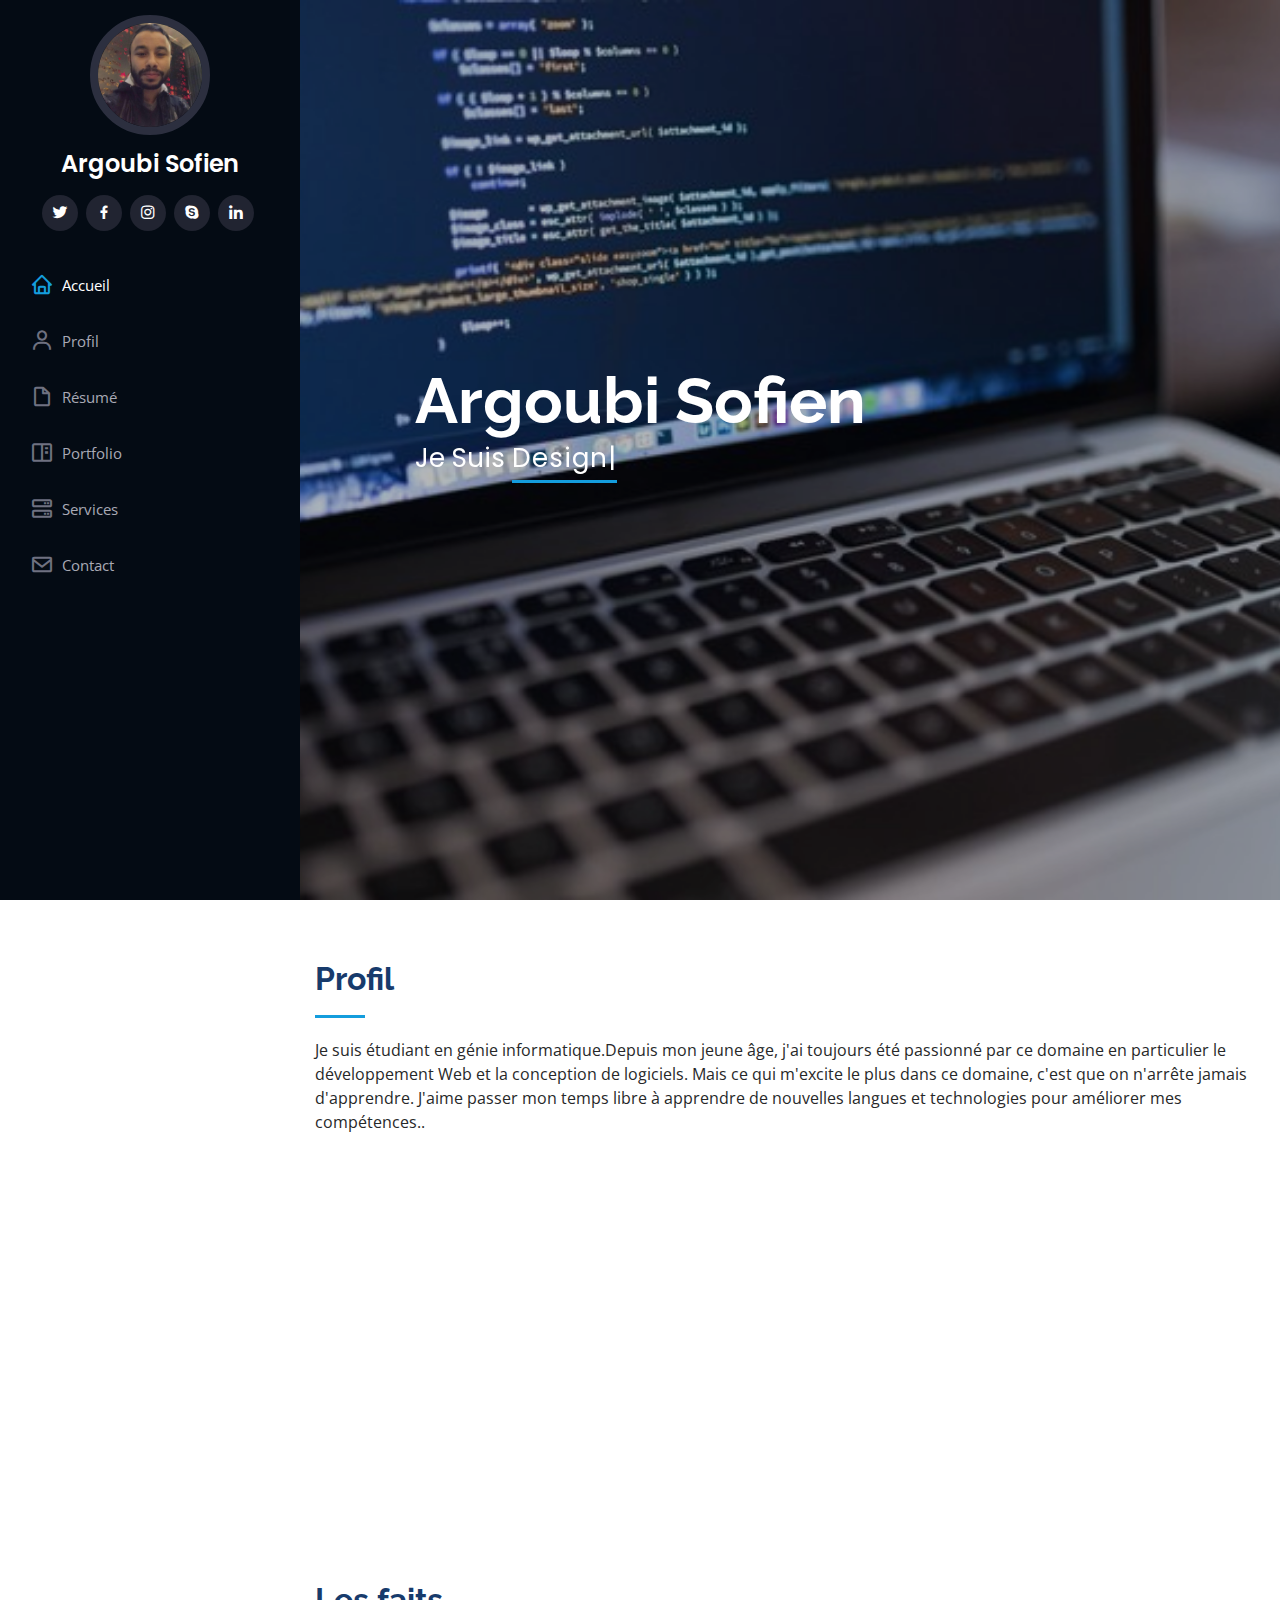
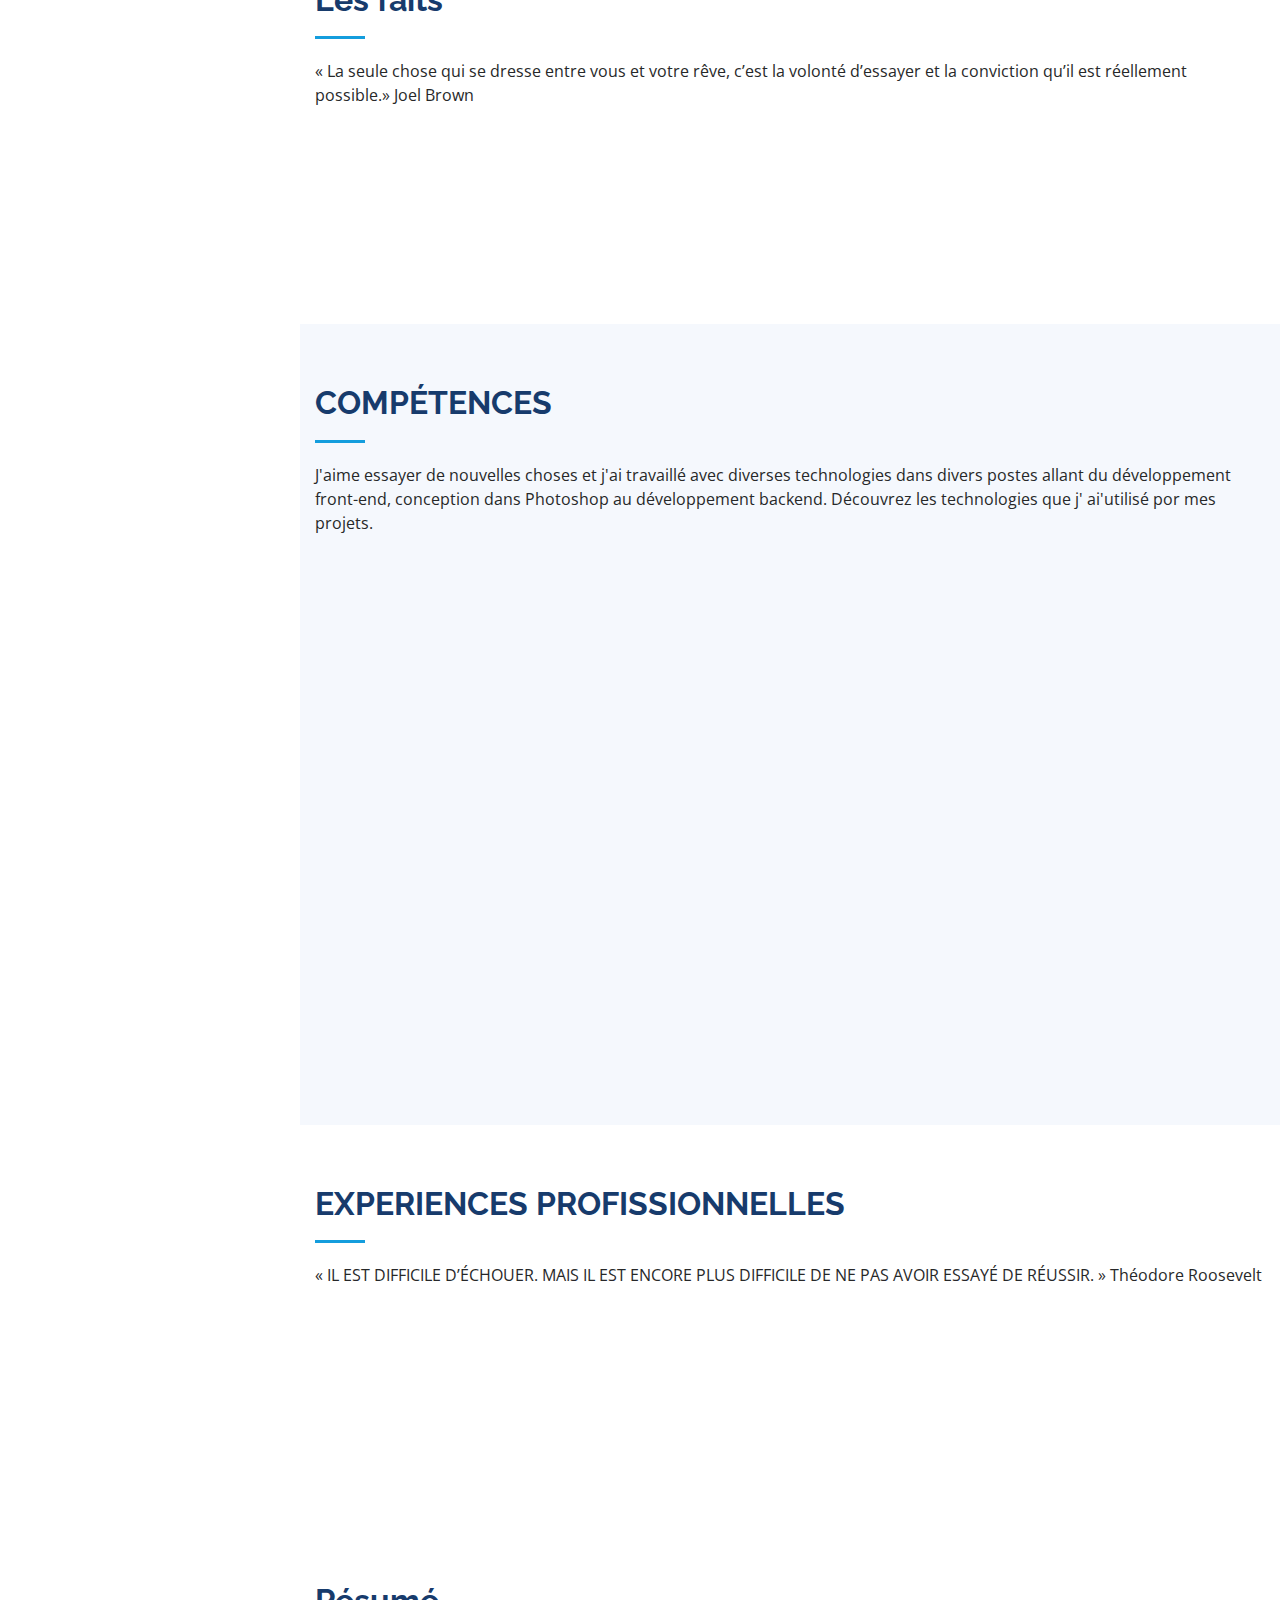
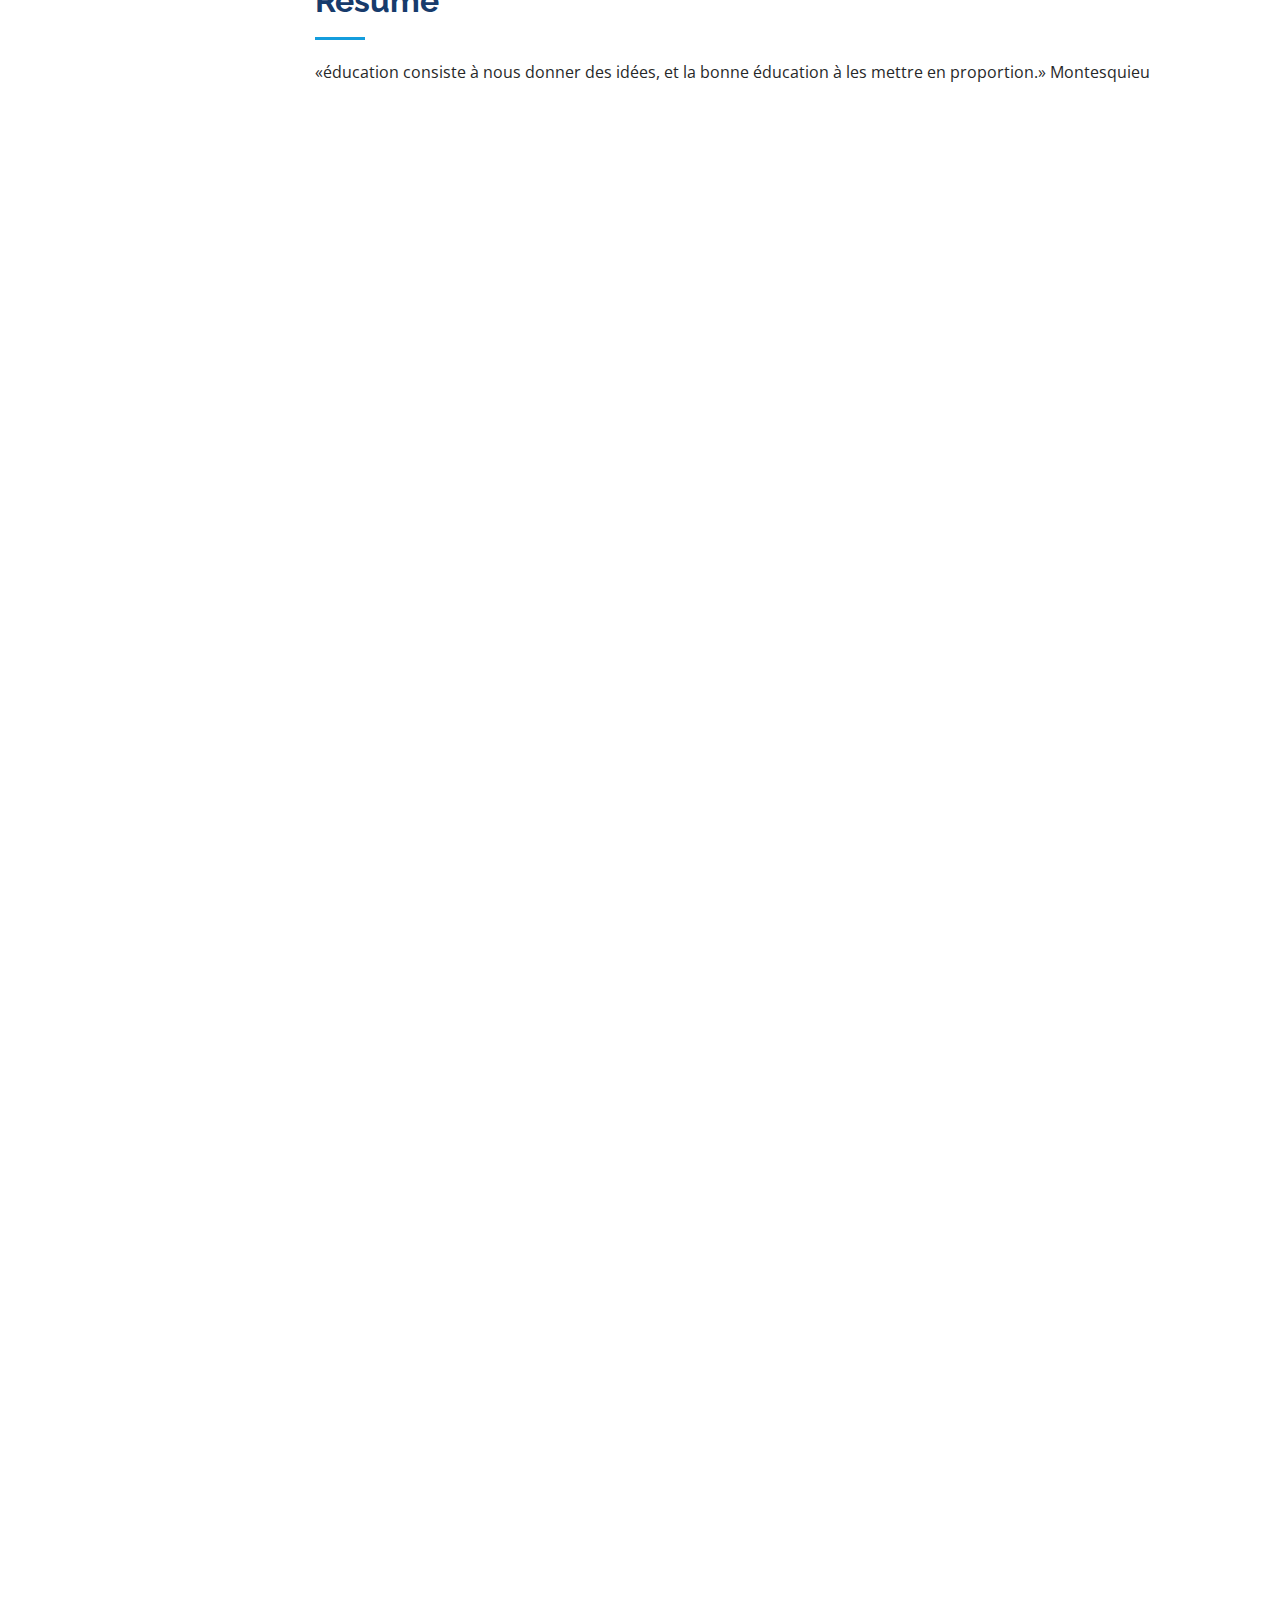
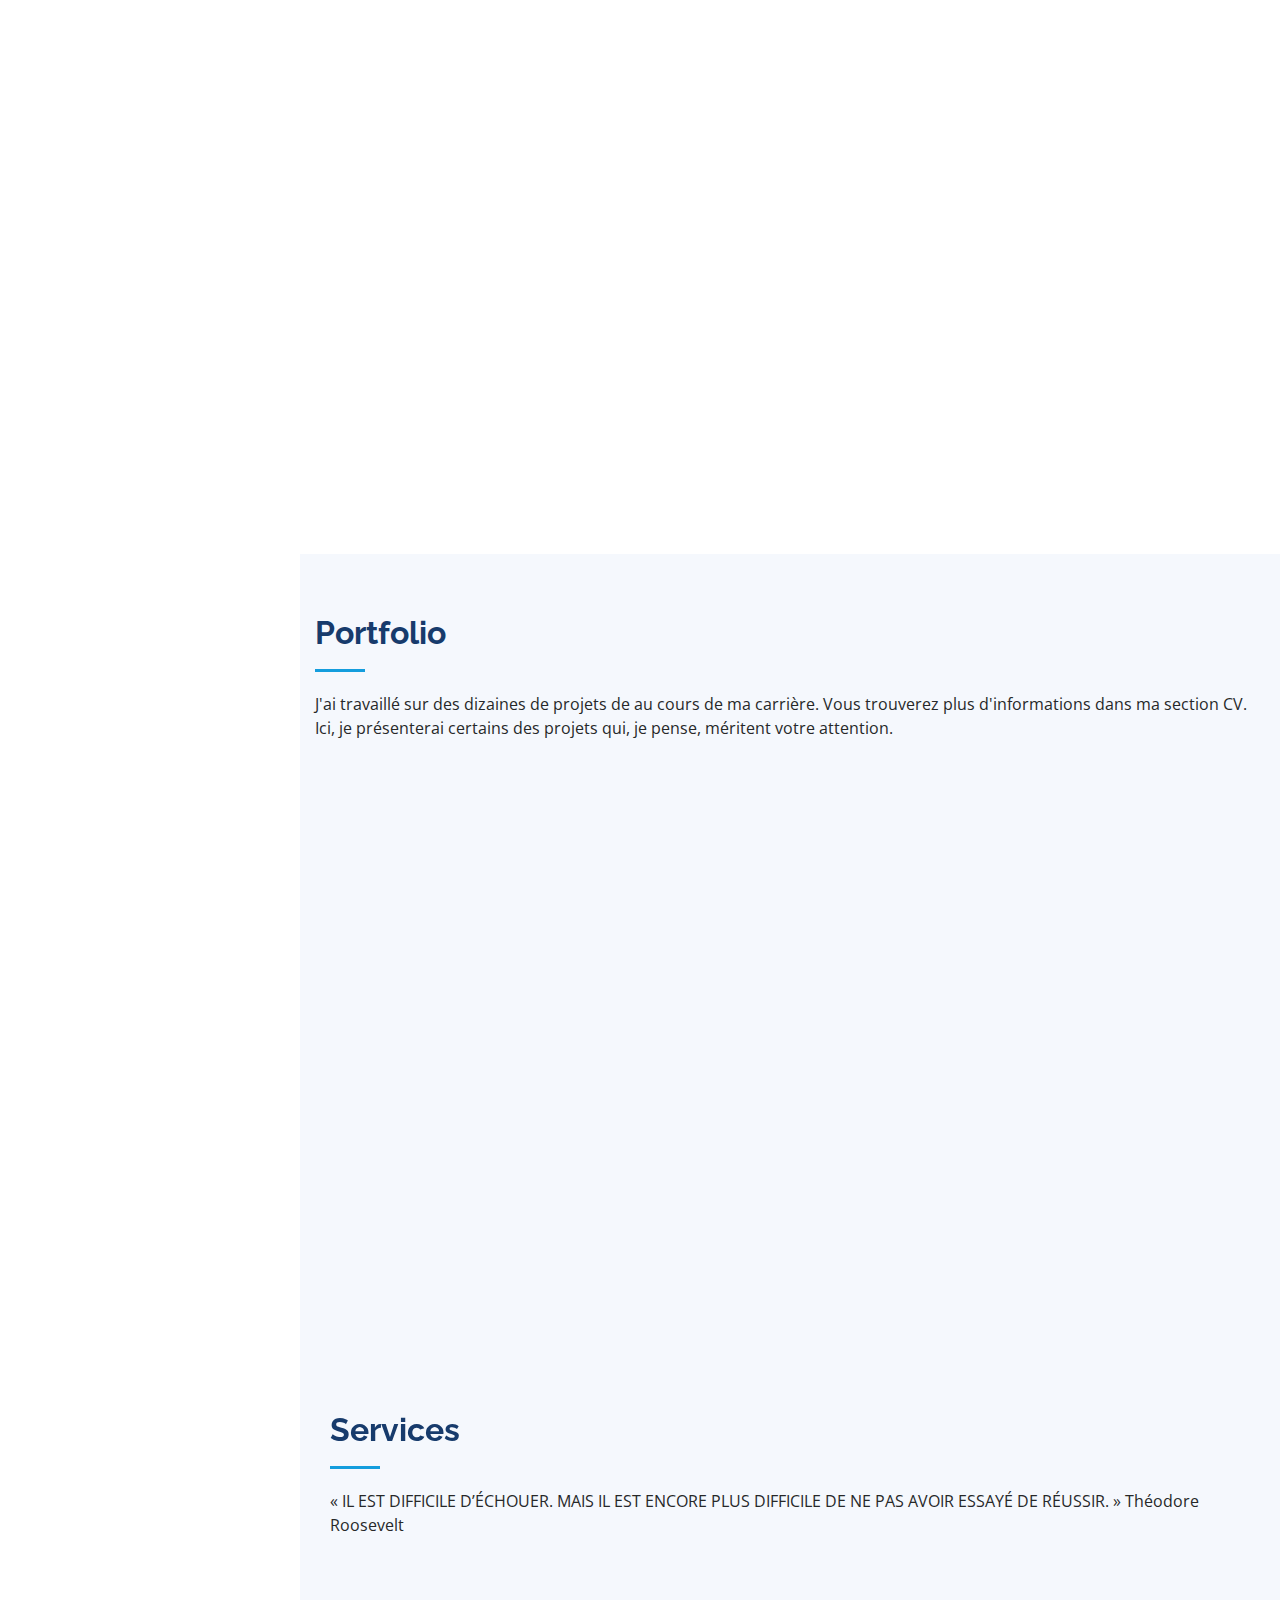
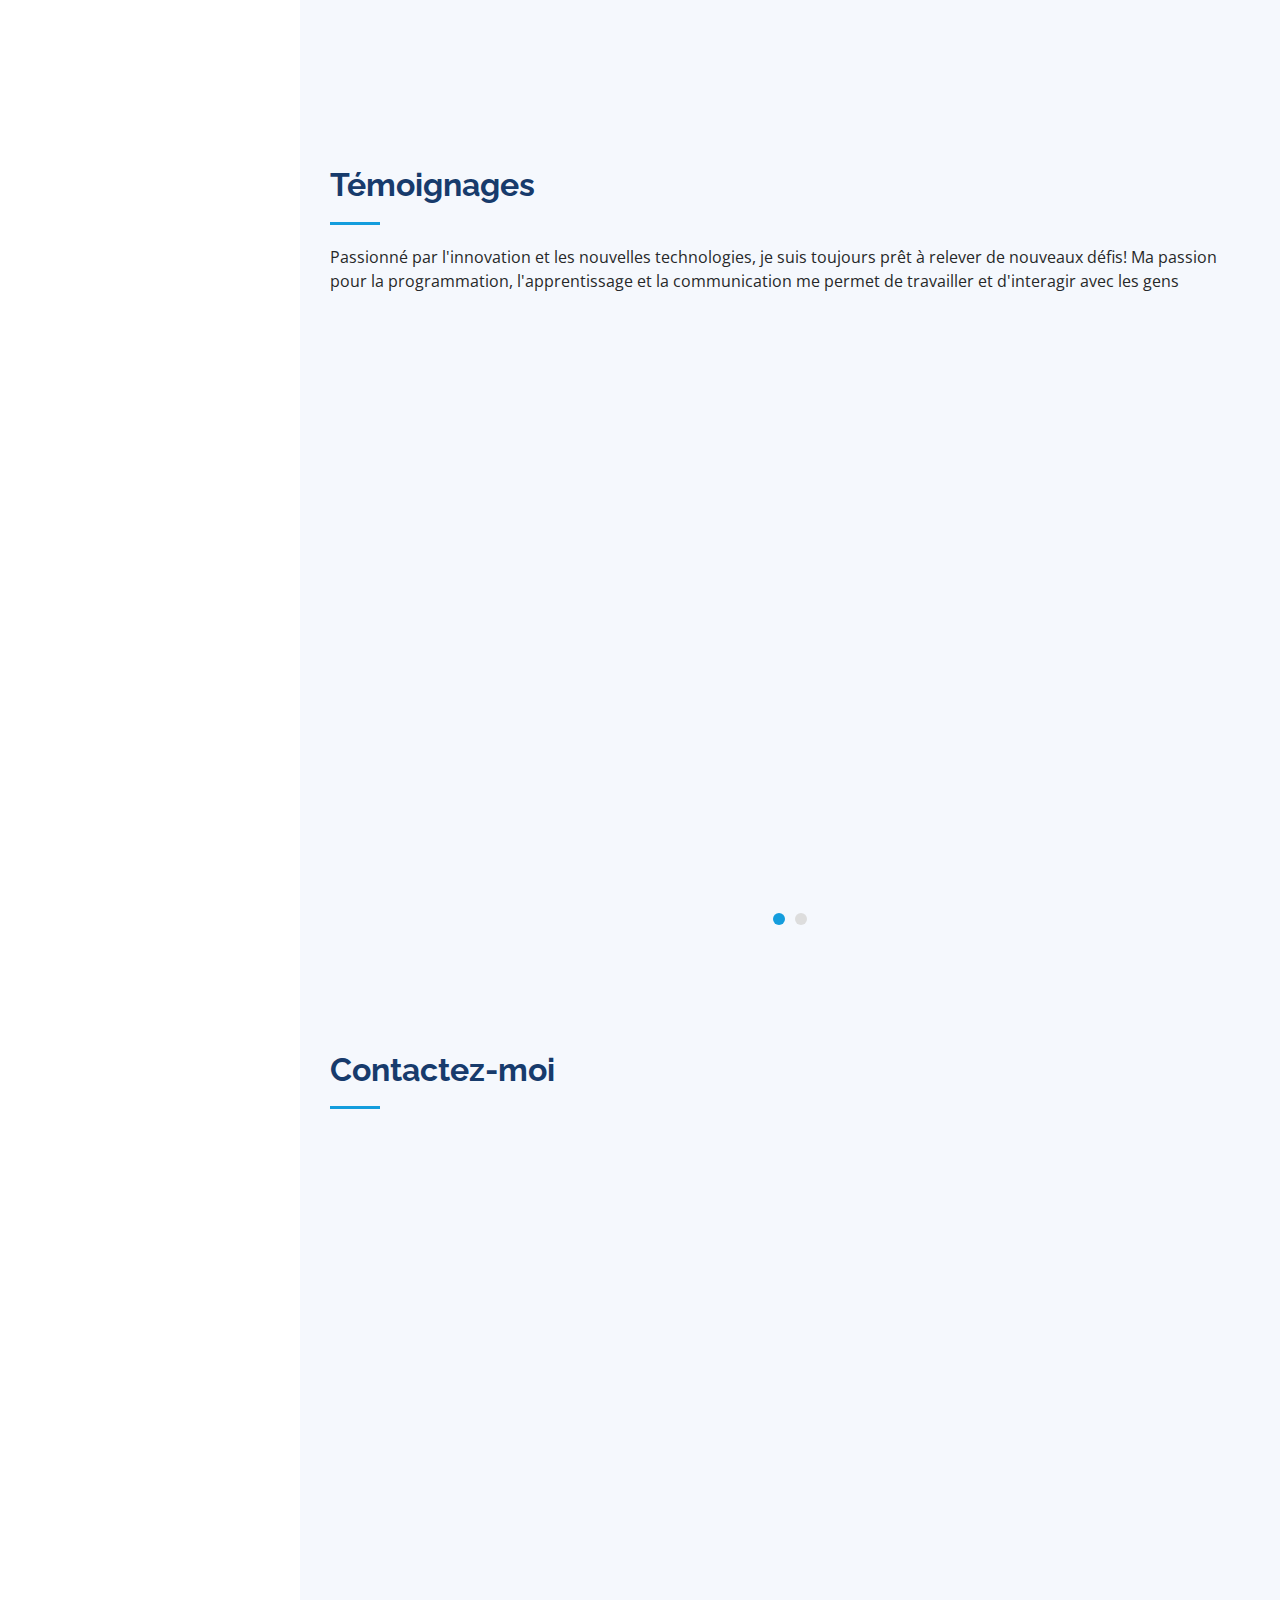
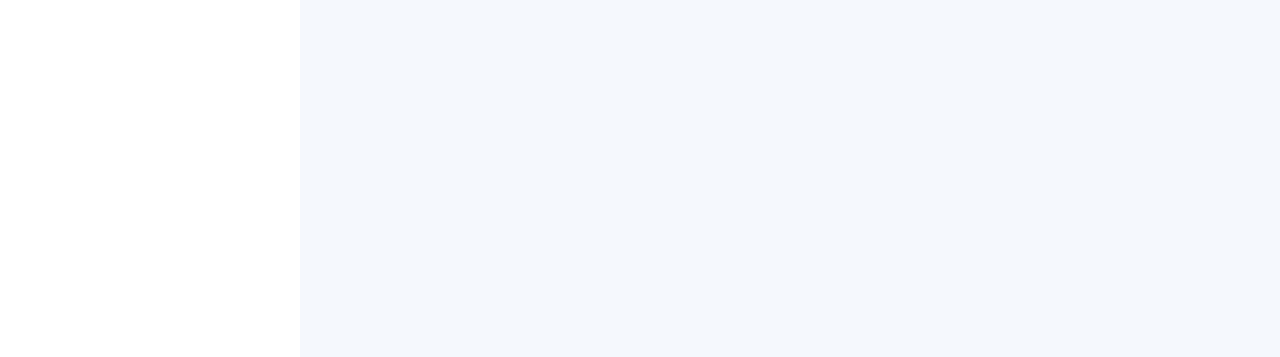
<file: index.html>
<!DOCTYPE html>
<html lang="en">

<head>
  <meta charset="utf-8">
  <meta content="width=device-width, initial-scale=1.0" name="viewport">

  <title>Argoubi Sofien - Accueil</title>
  <meta content="" name="description">
  <meta content="" name="keywords">

  <!-- Favicons -->
  <link href="assets/img/favicon.png" rel="icon">
  <link href="assets/img/apple-touch-icon.png" rel="apple-touch-icon">

  <!-- Google Fonts -->
  <link href="https://fonts.googleapis.com/css?family=Open+Sans:300,300i,400,400i,600,600i,700,700i|Raleway:300,300i,400,400i,500,500i,600,600i,700,700i|Poppins:300,300i,400,400i,500,500i,600,600i,700,700i" rel="stylesheet">

  <!-- Vendor CSS Files -->
  <link href="assets/vendor/bootstrap/css/bootstrap.min.css" rel="stylesheet">
  <link href="assets/vendor/icofont/icofont.min.css" rel="stylesheet">
  <link href="assets/vendor/boxicons/css/boxicons.min.css" rel="stylesheet">
  <link href="assets/vendor/venobox/venobox.css" rel="stylesheet">
  <link href="assets/vendor/owl.carousel/assets/owl.carousel.min.css" rel="stylesheet">
  <link href="assets/vendor/aos/aos.css" rel="stylesheet">

  <!-- Template Main CSS File -->
  <link href="assets/css/style.css" rel="stylesheet">

  <!-- =======================================================
  * Template Name: iPortfolio - v1.4.1
  * Template URL: https://bootstrapmade.com/iportfolio-bootstrap-portfolio-websites-template/
  * Author: BootstrapMade.com
  * License: https://bootstrapmade.com/license/
  ======================================================== -->
</head>

<body>

  <!-- ======= Mobile nav toggle button ======= -->
  <button type="button" class="mobile-nav-toggle d-xl-none"><i class="icofont-navigation-menu"></i></button>

  <!-- ======= Header ======= -->
  <header id="header">
    <div class="d-flex flex-column">

      <div class="profile">
        <img src="assets/img/profile-img.jpg" alt="" class="img-fluid rounded-circle">
        <h1 class="text-light"><a href="index.html">Argoubi Sofien</a></h1>
        <div class="social-links mt-3 text-center">
          <a href="#" class="twitter"><i class="bx bxl-twitter"></i></a>
          <a href="https://www.facebook.com/neifos.argoubi" class="facebook"><i class="bx bxl-facebook"></i></a>
          <a href="#" class="instagram"><i class="bx bxl-instagram"></i></a>
          <a href="#" class="google-plus"><i class="bx bxl-skype"></i></a>
          <a href="https://www.linkedin.com/in/sofien-argoubi-b7154b184/" class="linkedin"><i class="bx bxl-linkedin"></i></a>
        </div>
      </div>

      <nav class="nav-menu">
        <ul>
          <li class="active"><a href="index.html"><i class="bx bx-home"></i> <span>Accueil</span></a></li>
          <li><a href="#about"><i class="bx bx-user"></i> <span>Profil</span></a></li>
          <li><a href="#resume"><i class="bx bx-file-blank"></i> <span>Résumé</span></a></li>
          <li><a href="#portfolio"><i class="bx bx-book-content"></i> Portfolio</a></li>
          <li><a href="#services"><i class="bx bx-server"></i>Services</a></li>
          <li><a href="#contact"><i class="bx bx-envelope"></i> Contact</a></li>

        </ul>
      </nav><!-- .nav-menu -->
      <button type="button" class="mobile-nav-toggle d-xl-none"><i class="icofont-navigation-menu"></i></button>

    </div>
  </header><!-- End Header -->

  <!-- ======= Hero Section ======= -->
  <section id="hero" class="d-flex flex-column justify-content-center align-items-center">
    <div class="hero-container" data-aos="fade-in">
      <h1>Argoubi Sofien</h1>
      <p>Je Suis <span class="typed" data-typed-items="Designer, Développeur, Freelancer"></span></p>
    </div>
  </section><!-- End Hero -->

  <main id="main">

    <!-- ======= About Section ======= -->
    <section id="about" class="about">
      <div class="container">

        <div class="section-title">
          <h2>Profil</h2>
          <p>Je suis étudiant en génie informatique.Depuis mon jeune âge, j'ai toujours été
            passionné par ce domaine en particulier le développement Web et la
            conception de logiciels. Mais ce qui m'excite le plus dans ce domaine, c'est
            que on n'arrête jamais d'apprendre. J'aime passer mon temps libre à
            apprendre de nouvelles langues et technologies pour améliorer mes
            compétences..</p>
        </div>

        <div class="row">
          <div class="col-lg-4" data-aos="fade-right">
            <img src="assets/img/profile-img.jpg" class="img-fluid" alt="">
          </div>
          <div class="col-lg-8 pt-4 pt-lg-0 content" data-aos="fade-left">
            <h3>UI/UX Designer &amp; Développeur web.</h3>
<p></p>
            <br>
            <br>

            <div class="row">
              <div class="col-lg-6">
                <ul>
                  <li><i class="icofont-rounded-right"></i> <strong>Date de Naissance:</strong> 25 Fév 1996</li>
                  <li><i class="icofont-rounded-right"></i> <strong>Site web:</strong> www.Argoubi-Sofien.com</li>
                  <li><i class="icofont-rounded-right"></i> <strong>Téléphone :</strong> +216 53 925 295</li>
                  <li><i class="icofont-rounded-right"></i> <strong>Ville:</strong> Ariena, Tunis</li>
                </ul>
              </div>
              <div class="col-lg-6">
                <ul>
                  <li><i class="icofont-rounded-right"></i> <strong>Age:</strong> 24</li>
                  <li><i class="icofont-rounded-right"></i> <strong>Diplôme:</strong> Ingénieur</li>
                  <li><i class="icofont-rounded-right"></i> <strong>Email:</strong> sofien.argoubi@esprit.tn</li>
                  <li><i class="icofont-rounded-right"></i> <strong>Freelance:</strong> Disponible</li>
                </ul>
              </div>
<p> « Le succès n’est pas la clé du bonheur. Le bonheur est la clé du succès. Si vous aimez ce que vous faites, vous réussirez.  » Albert Schweitzer</p>
            </div>
          </div>
        </div>
      
      </div>
    </section><!-- End About Section -->

    <!-- ======= Facts Section ======= -->
    <section id="facts" class="facts">
      <div class="container">

        <div class="section-title">
          <h2>Les faits</h2>
          <p>« La seule chose qui se dresse entre vous et votre rêve, c’est la volonté d’essayer et la conviction qu’il est réellement possible.» Joel Brown</p>
        </div>

        <div class="row no-gutters">

          <div class="col-lg-3 col-md-6 d-md-flex align-items-md-stretch" data-aos="fade-up">
            <div class="count-box">
              <i class="icofont-simple-smile"></i>
              <span data-toggle="counter-up">1</span>
              <p><strong>
                Clients satisfaits</strong></p>
            </div>
          </div>

          <div class="col-lg-3 col-md-6 d-md-flex align-items-md-stretch" data-aos="fade-up" data-aos-delay="100">
            <div class="count-box">
              <i class="icofont-document-folder"></i>
              <span data-toggle="counter-up">5</span>
              <p><strong>
                Projets</strong> </p>
            </div>
          </div>

          <div class="col-lg-3 col-md-6 d-md-flex align-items-md-stretch" data-aos="fade-up" data-aos-delay="200">
            <div class="count-box">
              <i class="icofont-live-support"></i>
              <span data-toggle="counter-up">463</span>
              <p><strong>
                Heures d'assistance</strong> </p>
            </div>
          </div>

          <div class="col-lg-3 col-md-6 d-md-flex align-items-md-stretch" data-aos="fade-up" data-aos-delay="300">
            <div class="count-box">
              <i class="icofont-users-alt-5"></i>
              <span data-toggle="counter-up">3</span>
              <p><strong>Hard Workers</strong> </p>
            </div>
          </div>

        </div>

      </div>
    </section><!-- End Facts Section -->

    <!-- ======= Skills Section ======= -->
    <section id="skills" class="skills section-bg">
      <div class="container">

        <div class="section-title">
          <h2>COMPÉTENCES</h2>
          <p>J'aime essayer de nouvelles choses et j'ai travaillé avec diverses technologies dans divers postes allant du développement front-end, conception dans Photoshop au développement backend.
            Découvrez les technologies que j' ai'utilisé por mes projets.</p>
        </div>

        <div class="row skills-content">

          <div class="col-lg-6" data-aos="fade-up">

         
         
            <div class="progress">
              <span class="skill">ReactJs <i class="val">90%</i></span>
              <div class="progress-bar-wrap">
                <div class="progress-bar" role="progressbar" aria-valuenow="90" aria-valuemin="0" aria-valuemax="85"></div>
              </div>
            </div>
            <div class="progress">
              <span class="skill">NodeJs <i class="val">90%</i></span>
              <div class="progress-bar-wrap">
                <div class="progress-bar" role="progressbar" aria-valuenow="90" aria-valuemin="0" aria-valuemax="90"></div>
              </div>
            </div>
            <div class="progress">
              <span class="skill">.NET FrameWork <i class="val">70%</i></span>
              <div class="progress-bar-wrap">
                <div class="progress-bar" role="progressbar" aria-valuenow="70" aria-valuemin="0" aria-valuemax="70"></div>
              </div>
            </div>
            <div class="progress">
              <span class="skill">HTML <i class="val">95%</i></span>
              <div class="progress-bar-wrap">
                <div class="progress-bar" role="progressbar" aria-valuenow="95" aria-valuemin="0" aria-valuemax="95"></div>
              </div>
            </div>

            <div class="progress">
              <span class="skill">CSS <i class="val">90%</i></span>
              <div class="progress-bar-wrap">
                <div class="progress-bar" role="progressbar" aria-valuenow="90" aria-valuemin="0" aria-valuemax="100"></div>
              </div>
            </div>

            <div class="progress">
              <span class="skill">JavaScript <i class="val">75%</i></span>
              <div class="progress-bar-wrap">
                <div class="progress-bar" role="progressbar" aria-valuenow="75" aria-valuemin="0" aria-valuemax="100"></div>
              </div>
            </div>
            <div class="progress">
              <span class="skill">JQuery <i class="val">80%</i></span>
              <div class="progress-bar-wrap">
                <div class="progress-bar" role="progressbar" aria-valuenow="80" aria-valuemin="0" aria-valuemax="100"></div>
              </div>
            </div>
            <div class="progress">
              <span class="skill">Ajax <i class="val">80%</i></span>
              <div class="progress-bar-wrap">
                <div class="progress-bar" role="progressbar" aria-valuenow="80" aria-valuemin="0" aria-valuemax="100"></div>
              </div>
            </div>
            <div class="progress">
              <span class="skill">Symfony <i class="val">90%</i></span>
              <div class="progress-bar-wrap">
                <div class="progress-bar" role="progressbar" aria-valuenow="90" aria-valuemin="0" aria-valuemax="100"></div>
              </div>
            </div>
            <div class="progress">
              <span class="skill">Java <i class="val">90%</i></span>
              <div class="progress-bar-wrap">
                <div class="progress-bar" role="progressbar" aria-valuenow="90" aria-valuemin="0" aria-valuemax="100"></div>
              </div>
            </div>

          </div>

          <div class="col-lg-6" data-aos="fade-up" data-aos-delay="100">

            <div class="progress">
              <span class="skill">TypeScript <i class="val">90%</i></span>
              <div class="progress-bar-wrap">
                <div class="progress-bar" role="progressbar" aria-valuenow="90" aria-valuemin="0" aria-valuemax="85"></div>
              </div>
            </div>
            <div class="progress">
              <span class="skill">Spring Boot <i class="val">85%</i></span>
              <div class="progress-bar-wrap">
                <div class="progress-bar" role="progressbar" aria-valuenow="85" aria-valuemin="0" aria-valuemax="80"></div>
              </div>
            </div>
            <div class="progress">
              <span class="skill">Angular <i class="val">90%</i></span>
              <div class="progress-bar-wrap">
                <div class="progress-bar" role="progressbar" aria-valuenow="90" aria-valuemin="0" aria-valuemax="80"></div>
              </div>
            </div>
            <div class="progress">
              <span class="skill">C <i class="val">90%</i></span>
              <div class="progress-bar-wrap">
                <div class="progress-bar" role="progressbar" aria-valuenow="90" aria-valuemin="0" aria-valuemax="90"></div>
              </div>
            </div>
            <div class="progress">
              <span class="skill">C++ <i class="val">85%</i></span>
              <div class="progress-bar-wrap">
                <div class="progress-bar" role="progressbar" aria-valuenow="85" aria-valuemin="0" aria-valuemax="100"></div>
              </div>
            </div>
            <div class="progress">
              <span class="skill">PHP <i class="val">95%</i></span>
              <div class="progress-bar-wrap">
                <div class="progress-bar" role="progressbar" aria-valuenow="95" aria-valuemin="0" aria-valuemax="95"></div>
              </div>
            </div>

            <div class="progress">
              <span class="skill">WordPress <i class="val">70%</i></span>
              <div class="progress-bar-wrap">
                <div class="progress-bar" role="progressbar" aria-valuenow="90" aria-valuemin="0" aria-valuemax="100"></div>
              </div>
            </div>

            <div class="progress">
              <span class="skill">Photoshop <i class="val">55%</i></span>
              <div class="progress-bar-wrap">
                <div class="progress-bar" role="progressbar" aria-valuenow="55" aria-valuemin="0" aria-valuemax="100"></div>
              </div>
            </div>
            <div class="progress">
              <span class="skill">JavaFx <i class="val">80%</i></span>
              <div class="progress-bar-wrap">
                <div class="progress-bar" role="progressbar" aria-valuenow="80" aria-valuemin="0" aria-valuemax="100"></div>
              </div>
            </div>
            <div class="progress">
              <span class="skill">Python <i class="val">60%</i></span>
              <div class="progress-bar-wrap">
                <div class="progress-bar" role="progressbar" aria-valuenow="60" aria-valuemin="0" aria-valuemax="100"></div>
              </div>
            </div>

          </div>

        </div>

      </div>
    </section><!-- End Skills Section -->

    <!-- ======= Resume Section ======= -->
    <section id="services" class="services">
      <div class="container">

        <div class="section-title">
          <h2>EXPERIENCES PROFISSIONNELLES</h2>
          <p>« IL EST DIFFICILE D’ÉCHOUER. MAIS IL EST ENCORE PLUS DIFFICILE DE NE PAS AVOIR ESSAYÉ DE RÉUSSIR. »
            Théodore Roosevelt</p>
        </div>

        <div class="row">
          <div class="col-lg-4 col-md-6 icon-box" data-aos="fade-up">
            <div class="icon">
              <a href="assets/img/IMG-2661.JPG" data-gall="portfolioGallery" class="venobox" title="Web 2"><i class="icofont-computer"></i></a>
            </div>
            <h4 class="title"><a href="">STAGE OUVRIER</a></h4>
            <p class="description">j'ai connu la procédure à faire pour gére les différent
              sources des financements
            </p>
          </div>
        </div>

      </div>
    </section><!-- End Services Section -->
    <section id="resume" class="resume">
      <div class="container">

        <div class="section-title">
          <h2>Résumé</h2>
          <p>«éducation consiste à nous donner des idées, et la bonne éducation à les mettre en proportion.»  Montesquieu</p>
        </div>

        <div class="row">
          <div class="col-lg-6" data-aos="fade-up">
            <h3 class="resume-title">Résumé</h3>
            <div class="resume-item pb-0">
              <h4>Argoubi Sofien</h4>
              <p><em>Je suis quelqu'un de rigoureux, d'autonome et j'ai une grande capacité d'adaptation et un bon relationnel.</em></p>
              <ul>
                <li>Ariena,Tunis</li>
                <li>(+216) 53 925 295</li>
                <li>sofien.argoubi@esprit.tn</li>
              </ul>
            </div>

            <h3 class="resume-title">Education</h3>
            <div class="resume-item">
              <h4>Ingénierie en informatique</h4>
              <h5>2017 - Present</h5>
              <p><em>Ecole Sup Privée d'Ingénierie et de Technologies,Ariena,Tunis</em></p>
              <p>spécialité TWIN(Technologies Du Web Et De L’internet)</p>
            </div>
            <div class="resume-item">
              <h4>Baccalauréat en Sciences De l’informatique</h4>
              <h5>2014 - 2015</h5>
              <p><em> Lycée Secondaire de Mareth, Gabes, Tunis</em></p>
              <p>spécialité Informatique</p>
            </div>
          </div>
          <div class="col-lg-6" data-aos="fade-up" data-aos-delay="100">
            <h3 class="resume-title">Projets Académiques</h3>
            <div class="resume-item">
              <h4>Library Online</h4>
              <h5>Sept 2020-Dec 2020</h5>
              <p><em>Esprit </em></p>
              <ul>
                <li>Développement et création d'une application Web pour gérer une bibliothèque en ligne</li>
                <li>FrontEnd Angular</li>
                <li>BackEnd Fake Json-server</li>
                <li>Mots-clés: Angular, fake Json-Server, GitHub, Bootstrap</li>
              
              </ul>
            </div>
            <div class="resume-item">
              <h4>EdTech</h4>
              <h5>Jan 2020-Mai 2020</h5>
              <p><em>Esprit </em></p>
              <ul>
                <li>Diriger la conception</li>
                <li>Diviser les tâches Entre 6 membres de l'équipe de conception et fournir des conseils sur tous les aspects du projet.</li>
                <li>travail en équipe</li>
                <li>développement un projet intégré composé de 3 disciplines/Technologies : Java, web et Mobile.</li>
              </ul>
            </div>
            <div class="resume-item">
              <h4>E-Commerce</h4>
              <h5>Jan 2019-Mai 2019</h5>
              <p><em>Esprit </em></p>
              <ul>
                <li>Diriger la conception</li>
                <li>Diviser les tâches Entre 6 membres de l'équipe de conception et fournir des conseils sur tous les aspects du projet.</li>
                <li>travail en équipe</li>
                <li>Motes-Clé : Php , JavaScript , Html ,Css , GitHub , MySql</li>
              </ul>
            </div>
            <div class="resume-item">
              <h4>robot détecteur d'obstacles</h4>
              <h5>Jan 2019-Mai 2019</h5>
              <p><em>Esprit</em></p>
              <ul>
                <li>Création d'un robot détecteur d'obstacles utilisant Pic avec Isis et langage d'assemblage.</li>
                <li>travail en équipe</li>
              </ul>
            </div>
            <div class="resume-item">
              <h4>Project Shell</h4>
              <h5>Jan 2019-Mai 2019</h5>
              <p><em>Esprit</em></p>
              <ul>
                <li>Application modulaire</li>
                <li>Utilisation d’une interface graphique (YAD)</li>
                <li>travail par binome</li>
              </ul>
            </div>
            <div class="resume-item">
              <h4>marché intelligent</h4>
              <h5>Sept 2018-Jan 2019</h5>
              <p><em>Esprit</em></p>
              <ul>
                <li>Développement d’une application desktop afin
                  d’améliorer la gestion de consommation d’énergie
                </li>

                <li>travail en équipe</li>
                <li>Motes-Clé : C++ , QtCreator , GitHub , MySql</li>
              </ul>
            </div>
            <div class="resume-item">
              <h4>Jeu Vidéo</h4>
              <h5>Jan 2018-Mai 2018</h5>
              <p><em>Esprit</em></p>
              <ul>
                <li>Conception et réalisation d’un jeu d’énigme</li>
                <li>Motes-Clé : C , SDL , Arduino ,SVN,Linux</li>
              </ul>
            </div>
          </div>
        </div>

      </div>
    </section><!-- End Resume Section -->

    <!-- ======= Portfolio Section ======= -->
    <section id="portfolio" class="portfolio section-bg">
      <div class="container">

        <div class="section-title">
          <h2>Portfolio</h2>
          <p>J'ai travaillé sur des dizaines de projets de au cours de ma carrière. Vous trouverez plus d'informations dans ma section CV.
            Ici, je présenterai certains des projets qui, je pense, méritent votre attention.</p>
        </div>

        <div class="row" data-aos="fade-up">
          <div class="col-lg-12 d-flex justify-content-center">
            <ul id="portfolio-flters">
              <li data-filter="*" class="filter-active">All</li>
              <li data-filter=".filter-app">App</li>
              <li data-filter=".filter-web">Web</li>
            </ul>
          </div>
        </div>

        <div class="row portfolio-container" data-aos="fade-up" data-aos-delay="100">

          <div class="col-lg-4 col-md-6 portfolio-item filter-app">
            <div class="portfolio-wrap">
              <img src="assets/img/jeu%20video/portfolio-details-1.jpg" class="img-fluid" alt="">
              <div class="portfolio-links">
                <a href="assets/img/jeu%20video/portfolio-details-1.jpg" data-gall="portfolioGallery" class="venobox" title="App 1"><i class="bx bx-plus"></i></a>
                <a href="portfolio-details-JeuVideo.html" title="More Details"><i class="bx bx-link"></i></a>
              </div>
            </div>
          </div>

          <div class="col-lg-4 col-md-6 portfolio-item filter-web">
            <div class="portfolio-wrap">
              <img src="assets/img/EdTech/EdTech.png" class="img-fluid" alt="">
              <div class="portfolio-links">
                <a href="assets/img/EdTech/EdTech.png" data-gall="portfolioGallery" class="venobox" title="Web 3"><i class="bx bx-plus"></i></a>
                <a href="portfolio-details%20-EdTech.html" title="More Details"><i class="bx bx-link"></i></a>
              </div>
            </div>
          </div>

          <div class="col-lg-4 col-md-6 portfolio-item filter-app">
            <div class="portfolio-wrap">
              <img src="assets/img/SmartMarket/intro.png" class="img-fluid" alt="">
              <div class="portfolio-links">
                <a href="assets/img/SmartMarket/intro.png" data-gall="portfolioGallery" class="venobox" title="App 2"><i class="bx bx-plus"></i></a>
                <a href="portfolio-details%20-SmartMarket.html" title="More Details"><i class="bx bx-link"></i></a>
              </div>
            </div>
          </div>


          <div class="col-lg-4 col-md-6 portfolio-item filter-web">
            <div class="portfolio-wrap">
              <img src="assets/img/Ecommerce/Ecommerce.jpg" class="img-fluid" alt="">
              <div class="portfolio-links">
                <a href="assets/img/Ecommerce/Ecommerce.jpg" data-gall="portfolioGallery" class="venobox" title="Web 2"><i class="bx bx-plus"></i></a>
                <a href="portfolio-details%20-Ecommerce.html" title="More Details"><i class="bx bx-link"></i></a>
              </div>
            </div>
          </div>
        </div>
      <!--  <div class="section-title">
          <h2>Centres d’intérêts </h2>
          <p> « La vie est un mystère qu'il faut vivre, et non un problème à résoudre ».Gandhi</p>
        </div>

        <div class="row" data-aos="fade-up">
          <div class="col-lg-12 d-flex justify-content-center">
            <ul id="portfolio-flters">
              <li data-filter="*" class="filter-active">All</li>
              <li data-filter=".filter-app">Sport</li>
              <li data-filter=".filter-web">Films</li>
              <li data-filter=".filter-card">Voyages</li>
            </ul>
          </div>
        </div>

        <div class="row portfolio-container" data-aos="fade-up" data-aos-delay="100">

          <div class="col-lg-4 col-md-6 portfolio-item filter-app">
            <div class="portfolio-wrap">
              <img src="assets/img/Sport/16999213_1341015342625537_5766465177453030325_n.jpg" class="img-fluid" alt="">
              <div class="portfolio-links">
                <a href="assets/img/Sport/16999213_1341015342625537_5766465177453030325_n.jpg" data-gall="portfolioGallery" class="venobox" title="Web 1"><i class="bx bx-plus"></i></a>
                <a href="#" title="More Details"><i class="bx bx-link"></i></a>
              </div>
            </div>
          </div>



          <div class="col-lg-4 col-md-6 portfolio-item filter-card">
            <div class="portfolio-wrap">
              <img src="assets/img/Voyage/v1.jpg" class="img-fluid" alt="">
              <div class="portfolio-links">
                <a href="assets/img/Voyage/v1.jpg" data-gall="portfolioGallery" class="venobox" title="Web 2"><i class="bx bx-plus"></i></a>
                <a href="#" title="More Details"><i class="bx bx-link"></i></a>
              </div>
            </div>
          </div>
          <div class="col-lg-4 col-md-6 portfolio-item filter-card">
            <div class="portfolio-wrap">
              <img src="assets/img/Voyage/v2.jpg" class="img-fluid" alt="">
              <div class="portfolio-links">
                <a href="assets/img/Voyage/v2.jpg" data-gall="portfolioGallery" class="venobox" title="Web 2"><i class="bx bx-plus"></i></a>
                <a href="#" title="More Details"><i class="bx bx-link"></i></a>
              </div>
            </div>
          </div>
          <div class="col-lg-4 col-md-6 portfolio-item filter-app">
            <div class="portfolio-wrap">
              <img src="assets/img/Voyage/v3.jpg" class="img-fluid" alt="">
              <div class="portfolio-links">
                <a href="assets/img/Voyage/v3.jpg" data-gall="portfolioGallery" class="venobox" title="Web 2"><i class="bx bx-plus"></i></a>
                <a href="#" title="More Details"><i class="bx bx-link"></i></a>
              </div>
            </div>
          </div>
          <div class="col-lg-4 col-md-6 portfolio-item filter-web">
            <div class="portfolio-wrap">
              <img src="assets/img/Films/The_Walking_Dead.jpg" class="img-fluid" alt="">
              <div class="portfolio-links">
                <a href="assets/img/Films/The_Walking_Dead.jpg" data-gall="portfolioGallery" class="venobox" title="Web 2"><i class="bx bx-plus"></i></a>
                <a href="#" title="More Details"><i class="bx bx-link"></i></a>
              </div>
            </div>
          </div>
          <div class="col-lg-4 col-md-6 portfolio-item filter-web">
            <div class="portfolio-wrap">
              <img src="assets/img/Films/3956503.jpg" class="img-fluid" alt="">
              <div class="portfolio-links">
                <a href="assets/img/Films/3956503.jpg" data-gall="portfolioGallery" class="venobox" title="Web 2"><i class="bx bx-plus"></i></a>
                <a href="#" title="More Details"><i class="bx bx-link"></i></a>
              </div>
            </div>
          </div>
          <div class="col-lg-4 col-md-6 portfolio-item filter-web">
            <div class="portfolio-wrap">
              <img src="assets/img/Films/81Flr9sH92L._AC_SL1500.jpg" class="img-fluid" alt="">
              <div class="portfolio-links">
                <a href="assets/img/Films/81Flr9sH92L._AC_SL1500.jpg" data-gall="portfolioGallery" class="venobox" title="Web 2"><i class="bx bx-plus"></i></a>
                <a href="#" title="More Details"><i class="bx bx-link"></i></a>
              </div>
            </div>
          </div>

        </div>

      </div>
    </section>End Portfolio Section -->

    <!-- ======= Services Section ======= -->
    <section id="services" class="services">
      <div class="container">

      <div class="section-title">
          <h2>Services</h2>
          <p>« IL EST DIFFICILE D’ÉCHOUER. MAIS IL EST ENCORE PLUS DIFFICILE DE NE PAS AVOIR ESSAYÉ DE RÉUSSIR. »
            Théodore Roosevelt</p>
        </div>

        <div class="row">
          <div class="col-lg-4 col-md-6 icon-box" data-aos="fade-up">
            <div class="icon">
              <a href="assets/img/IMG-2661.JPG" data-gall="portfolioGallery" class="venobox" title="Web 2"><i class="icofont-computer"></i></a>
            </div>
            <h4 class="title"><a href="">Développement Web</a></h4>
            <p class="description">
            </p>
          </div>
          <div class="col-lg-4 col-md-6 icon-box" data-aos="fade-up">
            <div class="icon">
              <a href="assets/img/IMG-2661.JPG" data-gall="portfolioGallery" class="venobox" title="Web 2"><i class="icofont-image"></i></a>
            </div>
            <h4 class="title"><a href="">Création de interface Graphique </a></h4>
            <p class="description">
            </p>
          </div>

          <div class="col-lg-4 col-md-6 icon-box" data-aos="fade-up">
            <div class="icon">
              <a href="assets/img/IMG-2661.JPG" data-gall="portfolioGallery" class="venobox" title="Web 2"><i class="icofont-chart-bar-graph"></i></a>
            </div>
            <h4 class="title"><a href="">Convertir de fichier</a></h4>
            <p class="description">
            </p>
          </div>
      </div>
    </section><!-- End Services Section -->


    <!-- ======= Testimonials Section ======= -->
    <section id="testimonials" class="testimonials section-bg">
      <div class="container">

        <div class="section-title">
          <h2>Témoignages</h2>
          <p>Passionné par l'innovation et les nouvelles technologies, je suis toujours prêt à relever de nouveaux défis! Ma passion pour la programmation, l'apprentissage et la communication me permet de travailler et d'interagir avec les gens</p>
        </div>

        <div class="owl-carousel testimonials-carousel">

          <div class="testimonial-item" data-aos="fade-up">
            <p>
              <i class="bx bxs-quote-alt-left quote-icon-left"></i>
              J'ai eu le plaisir de travailler avec mon collégue Sofien Argoubi pendant 3 mois, pour le développement d'un site web e-commerce.
              Pendant cette période, j'ai eu l'occasion d'observer ses compétences professionnelles.
              Il prend toujours les tâches avec enthousiasme et dévouement. Aussi j'ai remarqué qu'il sait comment fixer les priorités parmi ses responsabilités.


              <i class="bx bxs-quote-alt-right quote-icon-right"></i>
            </p>
            <img src="assets/img/MyFriends/122723166_369710127480084_1688362825779582460_n.jpg" class="testimonial-img" alt="">
            <h3>Ennine Hanene</h3>
            <h4>Développeuse</h4>
          </div>

          <div class="testimonial-item" data-aos="fade-up" data-aos-delay="100">
            <p>
              <i class="bx bxs-quote-alt-left quote-icon-left"></i>
              Il avait l'air simple, gentil et généreux.
              D'ailleurs le temps me prouve qu'il était sincère, poli sans retenu, et extrêmement aimable. Il rendait service à tout le monde, sans artifice ni prétention.
              Il s'agit d'un homme énergique et sérieux. Seul le tarvail avait de l'importance pour lui.
              <i class="bx bxs-quote-alt-right quote-icon-right"></i>
            </p>
            <img src="assets/img/MyFriends/122654681_822925848478898_2244571292479896744_n.jpg" class="testimonial-img" alt="">
            <h3>Bersellou Mustapha</h3>
            <h4>Designer</h4>
          </div>

          <div class="testimonial-item" data-aos="fade-up" data-aos-delay="200">
            <p>
              <i class="bx bxs-quote-alt-left quote-icon-left"></i>
              J'étais ravi d'être dans la même équipe que vous, vos qualités, votre maitrise des langages informatiques utilisés et votre sens du professionnalisme nous ont permis d'accomplir les différentes tâches dans les meilleures conditions.
              <i class="bx bxs-quote-alt-right quote-icon-right"></i>
            </p>
            <img src="assets/img/MyFriends/122596793_414792889920346_6113307484352216894_n.jpg" class="testimonial-img" alt="">
            <h3>Fares Manel</h3>
            <h4>Développeuse</h4>
          </div>

          <div class="testimonial-item" data-aos="fade-up" data-aos-delay="300">
            <p>
              <i class="bx bxs-quote-alt-left quote-icon-left"></i>
              Si je peux décrire M. Sofien Agroubi en quelques mots, je dirais:
              directe, intentionnelle et médicamenteuse. C'est tout simplement un bon développeur avec un esprit
              critique facinante et intelligence émotionnelle admirable
              <i class="bx bxs-quote-alt-right quote-icon-right"></i>
            </p>
            <img src="assets/img/MyFriends/0.jpg" class="testimonial-img" alt="">
            <h3>Jemmali MohamedTaha</h3>
            <h4>Développeur</h4>
          </div>

          <div class="testimonial-item" data-aos="fade-up" data-aos-delay="400">
            <p>
              <i class="bx bxs-quote-alt-left quote-icon-left"></i>
              Intelligent, dynamique et éfficace en groupe.Hamza se concentre très bien sur les tâches qui lui sont
              confiées.
              <i class="bx bxs-quote-alt-right quote-icon-right"></i>
            </p>
            <img src="assets/img/MyFriends/one.png" class="testimonial-img" alt="">
            <h3>Ennour Hamza</h3>
            <h4>Développeur</h4>
          </div>

        </div>

      </div>
    </section><!-- End Testimonials Section -->

    <!-- ======= Contact Section ======= -->
    <section id="contact" class="contact">
      <div class="container">

        <div class="section-title">
          <h2>Contactez-moi</h2>

        </div>

        <div class="row" data-aos="fade-in">

          <div class="col-lg-5 d-flex align-items-stretch">
            <div class="info">
              <div class="address">
                <i class="icofont-google-map"></i>
                <h4>Emplacement:</h4>
                <p>Ariena, Tunis, TN 8000</p>
              </div>

              <div class="email">
                <i class="icofont-envelope"></i>
                <h4>Email:</h4>
                <p>sofien.argoubi@esprit.tn</p>
              </div>

              <div class="phone">
                <i class="icofont-phone"></i>
                <h4>l'appel :</h4>
                <p>+216 53 925 295</p>
              </div>

              <iframe src="https://www.google.com/maps/embed?pb=!1m14!1m8!1m3!1d12097.433213460943!2d-74.0062269!3d40.7101282!3m2!1i1024!2i768!4f13.1!3m3!1m2!1s0x0%3A0xb89d1fe6bc499443!2sDowntown+Conference+Center!5e0!3m2!1smk!2sbg!4v1539943755621" frameborder="0" style="border:0; width: 100%; height: 290px;" allowfullscreen></iframe>
            </div>

          </div>

          <div class="col-lg-7 mt-5 mt-lg-0 d-flex align-items-stretch">
            <form action="forms/contact.php" method="post" role="form" class="php-email-form">
              <div class="form-row">
                <div class="form-group col-md-6">
                  <label for="name">
                    Votre nom</label>
                  <input type="text" name="name" class="form-control" id="name" data-rule="minlen:4" data-msg="Please enter at least 4 chars" />
                  <div class="validate"></div>
                </div>
                <div class="form-group col-md-6">
                  <label for="name">Votre Email</label>
                  <input type="email" class="form-control" name="email" id="email" data-rule="email" data-msg="Please enter a valid email" />
                  <div class="validate"></div>
                </div>
              </div>
              <div class="form-group">
                <label for="name">Sujet</label>
                <input type="text" class="form-control" name="subject" id="subject" data-rule="minlen:4" data-msg="Please enter at least 8 chars of subject" />
                <div class="validate"></div>
              </div>
              <div class="form-group">
                <label for="name">Message</label>
                <textarea class="form-control" name="message" rows="10" data-rule="required" data-msg="Please write something for us"></textarea>
                <div class="validate"></div>
              </div>
              <div class="mb-3">
                <div class="loading">Loading</div>
                <div class="error-message"></div>
                <div class="sent-message">Your message has been sent. Thank you!</div>
              </div>
              <div class="text-center"><button type="submit">Envoyer Message</button></div>
            </form>
          </div>

        </div>

      </div>
    </section><!-- End Contact Section -->

  </main><!-- End #main -->

  <!-- ======= Footer ======= -->


  <a href="#" class="back-to-top"><i class="icofont-simple-up"></i></a>

  <!-- Vendor JS Files -->
  <script src="assets/vendor/jquery/jquery.min.js"></script>
  <script src="assets/vendor/bootstrap/js/bootstrap.bundle.min.js"></script>
  <script src="assets/vendor/jquery.easing/jquery.easing.min.js"></script>
  <script src="assets/vendor/php-email-form/validate.js"></script>
  <script src="assets/vendor/waypoints/jquery.waypoints.min.js"></script>
  <script src="assets/vendor/counterup/counterup.min.js"></script>
  <script src="assets/vendor/isotope-layout/isotope.pkgd.min.js"></script>
  <script src="assets/vendor/venobox/venobox.min.js"></script>
  <script src="assets/vendor/owl.carousel/owl.carousel.min.js"></script>
  <script src="assets/vendor/typed.js/typed.min.js"></script>
  <script src="assets/vendor/aos/aos.js"></script>

  <!-- Template Main JS File -->
  <script src="assets/js/main.js"></script>

</body>

</html>
</file>
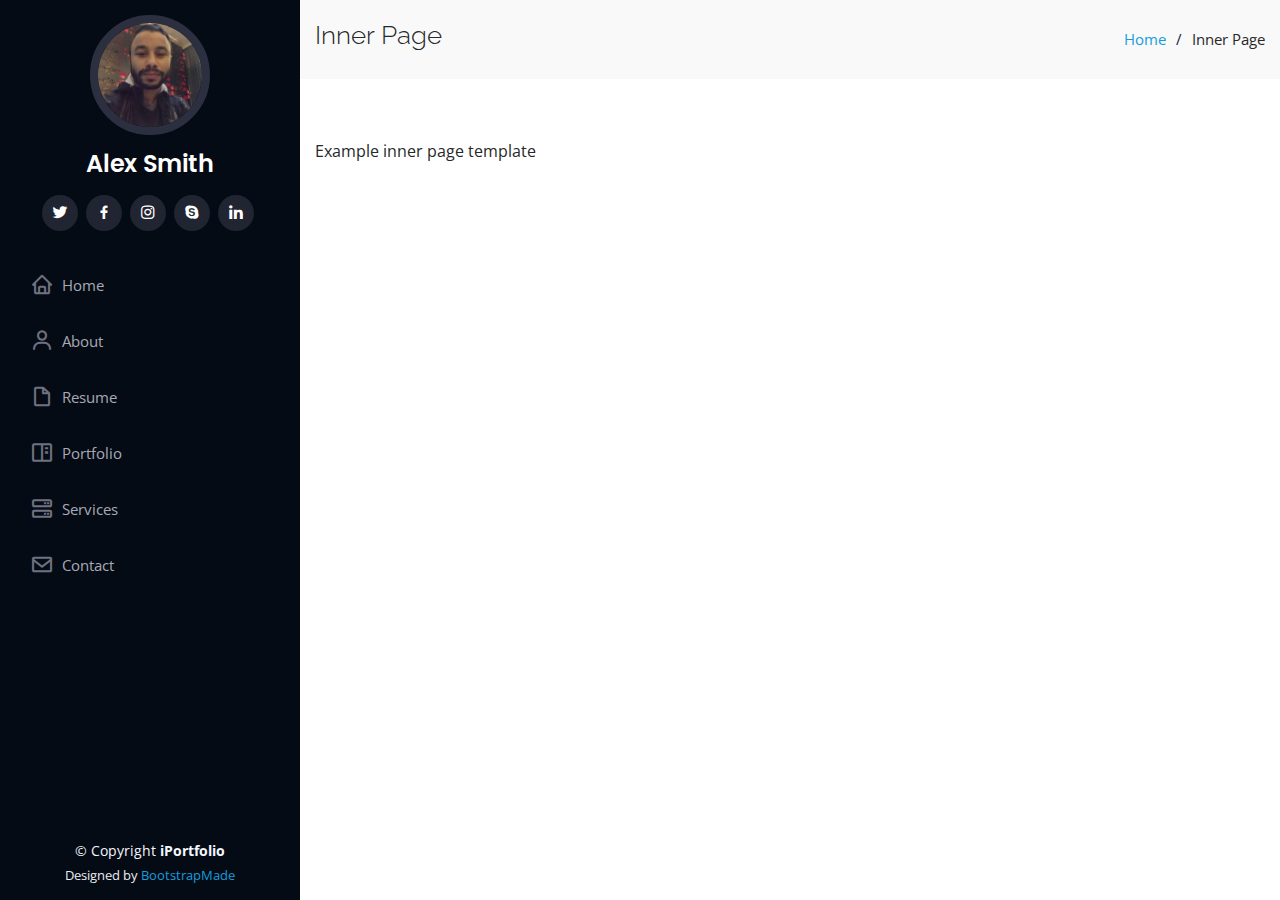
<file: inner-page.html>
<!DOCTYPE html>
<html lang="en">

<head>
  <meta charset="utf-8">
  <meta content="width=device-width, initial-scale=1.0" name="viewport">

  <title>Inner Page - iPortfolio Bootstrap Template</title>
  <meta content="" name="description">
  <meta content="" name="keywords">

  <!-- Favicons -->
  <link href="assets/img/favicon.png" rel="icon">
  <link href="assets/img/apple-touch-icon.png" rel="apple-touch-icon">

  <!-- Google Fonts -->
  <link href="https://fonts.googleapis.com/css?family=Open+Sans:300,300i,400,400i,600,600i,700,700i|Raleway:300,300i,400,400i,500,500i,600,600i,700,700i|Poppins:300,300i,400,400i,500,500i,600,600i,700,700i" rel="stylesheet">

  <!-- Vendor CSS Files -->
  <link href="assets/vendor/bootstrap/css/bootstrap.min.css" rel="stylesheet">
  <link href="assets/vendor/icofont/icofont.min.css" rel="stylesheet">
  <link href="assets/vendor/boxicons/css/boxicons.min.css" rel="stylesheet">
  <link href="assets/vendor/venobox/venobox.css" rel="stylesheet">
  <link href="assets/vendor/owl.carousel/assets/owl.carousel.min.css" rel="stylesheet">
  <link href="assets/vendor/aos/aos.css" rel="stylesheet">

  <!-- Template Main CSS File -->
  <link href="assets/css/style.css" rel="stylesheet">

  <!-- =======================================================
  * Template Name: iPortfolio - v1.4.1
  * Template URL: https://bootstrapmade.com/iportfolio-bootstrap-portfolio-websites-template/
  * Author: BootstrapMade.com
  * License: https://bootstrapmade.com/license/
  ======================================================== -->
</head>

<body>

  <!-- ======= Mobile nav toggle button ======= -->
  <button type="button" class="mobile-nav-toggle d-xl-none"><i class="icofont-navigation-menu"></i></button>

  <!-- ======= Header ======= -->
  <header id="header">
    <div class="d-flex flex-column">

      <div class="profile">
        <img src="assets/img/profile-img.jpg" alt="" class="img-fluid rounded-circle">
        <h1 class="text-light"><a href="index.html">Alex Smith</a></h1>
        <div class="social-links mt-3 text-center">
          <a href="#" class="twitter"><i class="bx bxl-twitter"></i></a>
          <a href="#" class="facebook"><i class="bx bxl-facebook"></i></a>
          <a href="#" class="instagram"><i class="bx bxl-instagram"></i></a>
          <a href="#" class="google-plus"><i class="bx bxl-skype"></i></a>
          <a href="#" class="linkedin"><i class="bx bxl-linkedin"></i></a>
        </div>
      </div>

      <nav class="nav-menu">
        <ul>
          <li><a href="index.html"><i class="bx bx-home"></i> <span>Home</span></a></li>
          <li><a href="#about"><i class="bx bx-user"></i> <span>About</span></a></li>
          <li><a href="#resume"><i class="bx bx-file-blank"></i> <span>Resume</span></a></li>
          <li><a href="#portfolio"><i class="bx bx-book-content"></i> Portfolio</a></li>
          <li><a href="#services"><i class="bx bx-server"></i> Services</a></li>
          <li><a href="#contact"><i class="bx bx-envelope"></i> Contact</a></li>

        </ul>
      </nav><!-- .nav-menu -->
      <button type="button" class="mobile-nav-toggle d-xl-none"><i class="icofont-navigation-menu"></i></button>

    </div>
  </header><!-- End Header -->

  <main id="main">

    <!-- ======= Breadcrumbs ======= -->
    <section class="breadcrumbs">
      <div class="container">

        <div class="d-flex justify-content-between align-items-center">
          <h2>Inner Page</h2>
          <ol>
            <li><a href="index.html">Home</a></li>
            <li>Inner Page</li>
          </ol>
        </div>

      </div>
    </section><!-- End Breadcrumbs -->

    <section class="inner-page">
      <div class="container">
        <p>
          Example inner page template
        </p>
      </div>
    </section>

  </main><!-- End #main -->

  <!-- ======= Footer ======= -->
  <footer id="footer">
    <div class="container">
      <div class="copyright">
        &copy; Copyright <strong><span>iPortfolio</span></strong>
      </div>
      <div class="credits">
        <!-- All the links in the footer should remain intact. -->
        <!-- You can delete the links only if you purchased the pro version. -->
        <!-- Licensing information: https://bootstrapmade.com/license/ -->
        <!-- Purchase the pro version with working PHP/AJAX contact form: https://bootstrapmade.com/iportfolio-bootstrap-portfolio-websites-template/ -->
        Designed by <a href="https://bootstrapmade.com/">BootstrapMade</a>
      </div>
    </div>
  </footer><!-- End  Footer -->

  <a href="#" class="back-to-top"><i class="icofont-simple-up"></i></a>

  <!-- Vendor JS Files -->
  <script src="assets/vendor/jquery/jquery.min.js"></script>
  <script src="assets/vendor/bootstrap/js/bootstrap.bundle.min.js"></script>
  <script src="assets/vendor/jquery.easing/jquery.easing.min.js"></script>
  <script src="assets/vendor/php-email-form/validate.js"></script>
  <script src="assets/vendor/waypoints/jquery.waypoints.min.js"></script>
  <script src="assets/vendor/counterup/counterup.min.js"></script>
  <script src="assets/vendor/isotope-layout/isotope.pkgd.min.js"></script>
  <script src="assets/vendor/venobox/venobox.min.js"></script>
  <script src="assets/vendor/owl.carousel/owl.carousel.min.js"></script>
  <script src="assets/vendor/typed.js/typed.min.js"></script>
  <script src="assets/vendor/aos/aos.js"></script>

  <!-- Template Main JS File -->
  <script src="assets/js/main.js"></script>

</body>

</html>
</file>
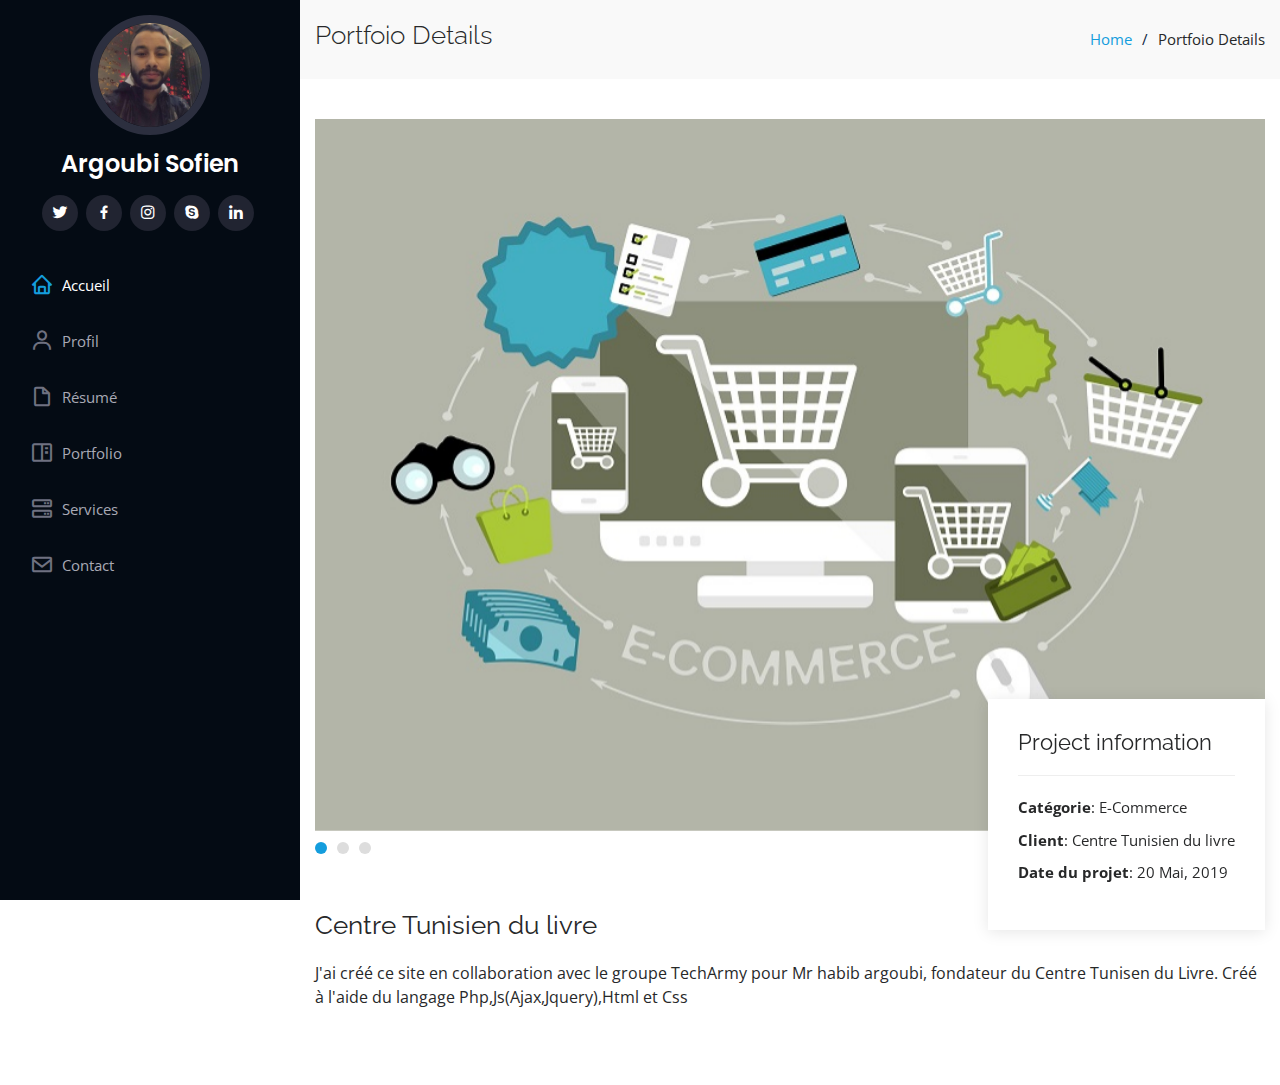
<file: portfolio-details -Ecommerce.html>
<!DOCTYPE html>
<html lang="en">

<head>
  <meta charset="utf-8">
  <meta content="width=device-width, initial-scale=1.0" name="viewport">

  <title>Portfolio Details - iPortfolio Bootstrap Template</title>
  <meta content="" name="description">
  <meta content="" name="keywords">

  <!-- Favicons -->
  <link href="assets/img/favicon.png" rel="icon">
  <link href="assets/img/apple-touch-icon.png" rel="apple-touch-icon">

  <!-- Google Fonts -->
  <link href="https://fonts.googleapis.com/css?family=Open+Sans:300,300i,400,400i,600,600i,700,700i|Raleway:300,300i,400,400i,500,500i,600,600i,700,700i|Poppins:300,300i,400,400i,500,500i,600,600i,700,700i" rel="stylesheet">

  <!-- Vendor CSS Files -->
  <link href="assets/vendor/bootstrap/css/bootstrap.min.css" rel="stylesheet">
  <link href="assets/vendor/icofont/icofont.min.css" rel="stylesheet">
  <link href="assets/vendor/boxicons/css/boxicons.min.css" rel="stylesheet">
  <link href="assets/vendor/venobox/venobox.css" rel="stylesheet">
  <link href="assets/vendor/owl.carousel/assets/owl.carousel.min.css" rel="stylesheet">
  <link href="assets/vendor/aos/aos.css" rel="stylesheet">

  <!-- Template Main CSS File -->
  <link href="assets/css/style.css" rel="stylesheet">

  <!-- =======================================================
  * Template Name: iPortfolio - v1.4.1
  * Template URL: https://bootstrapmade.com/iportfolio-bootstrap-portfolio-websites-template/
  * Author: BootstrapMade.com
  * License: https://bootstrapmade.com/license/
  ======================================================== -->
</head>

<body>

  <!-- ======= Mobile nav toggle button ======= -->
  <button type="button" class="mobile-nav-toggle d-xl-none"><i class="icofont-navigation-menu"></i></button>

  <!-- ======= Header ======= -->
  <header id="header">
    <div class="d-flex flex-column">

      <div class="profile">
        <img src="assets/img/profile-img.jpg" alt="" class="img-fluid rounded-circle">
        <h1 class="text-light"><a href="index.html">Argoubi Sofien</a></h1>
        <div class="social-links mt-3 text-center">
          <a href="#" class="twitter"><i class="bx bxl-twitter"></i></a>
          <a href="#" class="facebook"><i class="bx bxl-facebook"></i></a>
          <a href="#" class="instagram"><i class="bx bxl-instagram"></i></a>
          <a href="#" class="google-plus"><i class="bx bxl-skype"></i></a>
          <a href="#" class="linkedin"><i class="bx bxl-linkedin"></i></a>
        </div>
      </div>

      <nav class="nav-menu">
        <ul>
          <li class="active"><a href="index.html"><i class="bx bx-home"></i> <span>Accueil</span></a></li>
          <li><a href="#about"><i class="bx bx-user"></i> <span>Profil</span></a></li>
          <li><a href="#resume"><i class="bx bx-file-blank"></i> <span>Résumé</span></a></li>
          <li><a href="#portfolio"><i class="bx bx-book-content"></i> Portfolio</a></li>
          <li><a href="#services"><i class="bx bx-server"></i>Services</a></li>
          <li><a href="#contact"><i class="bx bx-envelope"></i> Contact</a></li>

        </ul>
      </nav><!-- .nav-menu -->
      <button type="button" class="mobile-nav-toggle d-xl-none"><i class="icofont-navigation-menu"></i></button>

    </div>
  </header><!-- End Header -->

  <main id="main">

    <!-- ======= Breadcrumbs ======= -->
    <section id="breadcrumbs" class="breadcrumbs">
      <div class="container">

        <div class="d-flex justify-content-between align-items-center">
          <h2>Portfoio Details</h2>
          <ol>
            <li><a href="index.html">Home</a></li>
            <li>Portfoio Details</li>
          </ol>
        </div>

      </div>
    </section><!-- End Breadcrumbs -->

    <!-- ======= Portfolio Details Section ======= -->
    <section id="portfolio-details" class="portfolio-details">
      <div class="container">

        <div class="portfolio-details-container">

          <div class="owl-carousel portfolio-details-carousel">
           <img  src="assets/img/Ecommerce/Ecommerce.jpg" class="img-fluid" alt="">
            <img src="assets/img/Ecommerce/p1.png" class="img-fluid" alt="">
            <img src="assets/img/Ecommerce/p2.png" class="img-fluid" alt="">
          </div>

          <div class="portfolio-info">
            <h3>Project information</h3>
            <ul>
              <li><strong>Catégorie</strong>: E-Commerce </li>
              <li><strong>Client</strong>: Centre Tunisien du livre</li>
              <li><strong>Date du projet</strong>: 20 Mai, 2019</li>

            </ul>
          </div>

        </div>

        <div class="portfolio-description">
          <h2>Centre Tunisien du livre</h2>
          <p>
            J'ai créé ce site en collaboration avec le groupe TechArmy pour Mr habib argoubi, fondateur du Centre Tunisen du Livre.
            Créé à l'aide du langage Php,Js(Ajax,Jquery),Html et Css
          </p>
        </div>

      </div>
    </section><!-- End Portfolio Details Section -->

  </main><!-- End #main -->

  <!-- ======= Footer ======= -->


  <a href="#" class="back-to-top"><i class="icofont-simple-up"></i></a>

  <!-- Vendor JS Files -->
  <script src="assets/vendor/jquery/jquery.min.js"></script>
  <script src="assets/vendor/bootstrap/js/bootstrap.bundle.min.js"></script>
  <script src="assets/vendor/jquery.easing/jquery.easing.min.js"></script>
  <script src="assets/vendor/php-email-form/validate.js"></script>
  <script src="assets/vendor/waypoints/jquery.waypoints.min.js"></script>
  <script src="assets/vendor/counterup/counterup.min.js"></script>
  <script src="assets/vendor/isotope-layout/isotope.pkgd.min.js"></script>
  <script src="assets/vendor/venobox/venobox.min.js"></script>
  <script src="assets/vendor/owl.carousel/owl.carousel.min.js"></script>
  <script src="assets/vendor/typed.js/typed.min.js"></script>
  <script src="assets/vendor/aos/aos.js"></script>

  <!-- Template Main JS File -->
  <script src="assets/js/main.js"></script>

</body>

</html>
</file>
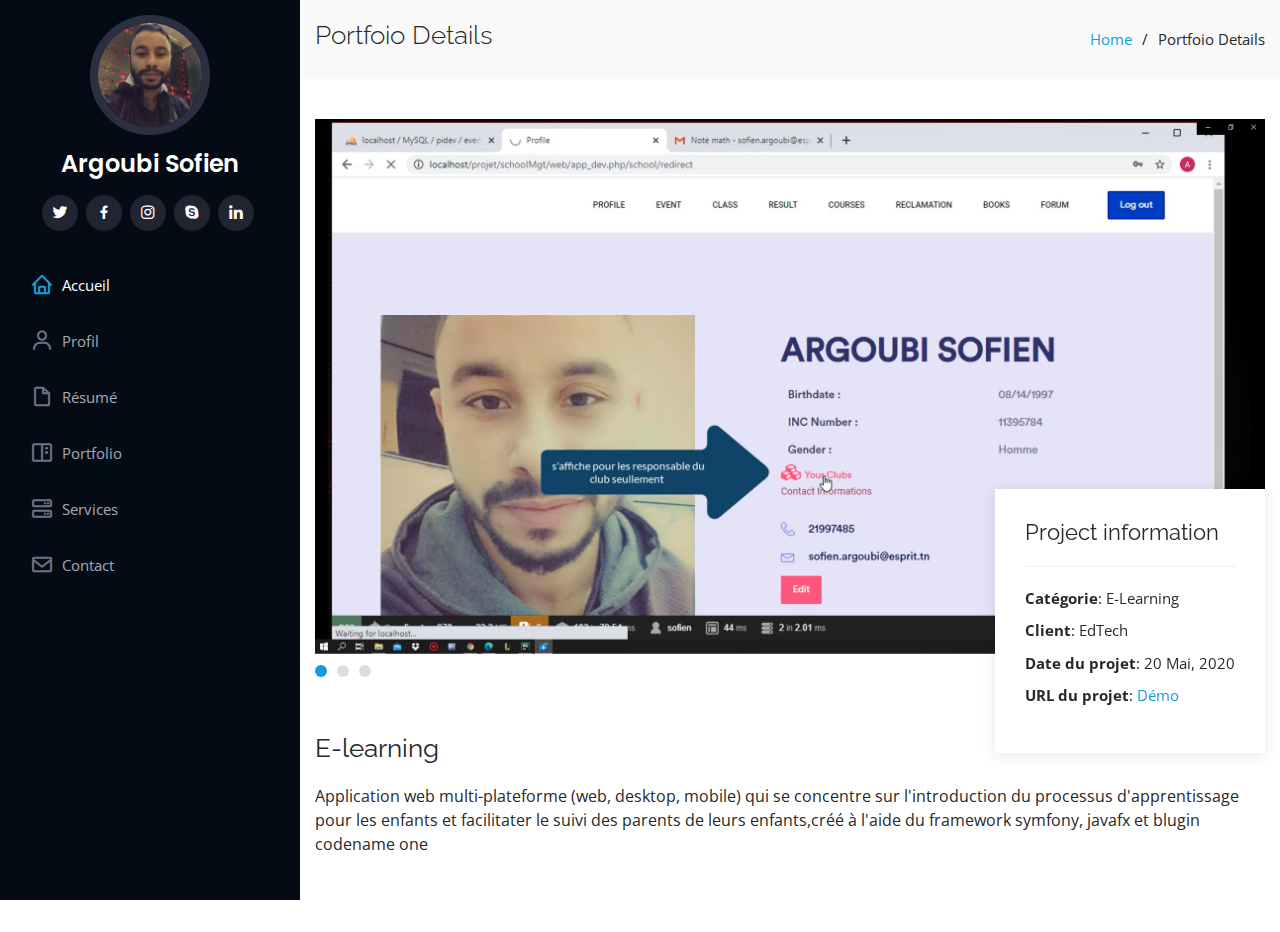
<file: portfolio-details -EdTech.html>
<!DOCTYPE html>
<html lang="en">

<head>
  <meta charset="utf-8">
  <meta content="width=device-width, initial-scale=1.0" name="viewport">

  <title>Portfolio Details - iPortfolio Bootstrap Template</title>
  <meta content="" name="description">
  <meta content="" name="keywords">

  <!-- Favicons -->
  <link href="assets/img/favicon.png" rel="icon">
  <link href="assets/img/apple-touch-icon.png" rel="apple-touch-icon">

  <!-- Google Fonts -->
  <link href="https://fonts.googleapis.com/css?family=Open+Sans:300,300i,400,400i,600,600i,700,700i|Raleway:300,300i,400,400i,500,500i,600,600i,700,700i|Poppins:300,300i,400,400i,500,500i,600,600i,700,700i" rel="stylesheet">

  <!-- Vendor CSS Files -->
  <link href="assets/vendor/bootstrap/css/bootstrap.min.css" rel="stylesheet">
  <link href="assets/vendor/icofont/icofont.min.css" rel="stylesheet">
  <link href="assets/vendor/boxicons/css/boxicons.min.css" rel="stylesheet">
  <link href="assets/vendor/venobox/venobox.css" rel="stylesheet">
  <link href="assets/vendor/owl.carousel/assets/owl.carousel.min.css" rel="stylesheet">
  <link href="assets/vendor/aos/aos.css" rel="stylesheet">

  <!-- Template Main CSS File -->
  <link href="assets/css/style.css" rel="stylesheet">

  <!-- =======================================================
  * Template Name: iPortfolio - v1.4.1
  * Template URL: https://bootstrapmade.com/iportfolio-bootstrap-portfolio-websites-template/
  * Author: BootstrapMade.com
  * License: https://bootstrapmade.com/license/
  ======================================================== -->
</head>

<body>

  <!-- ======= Mobile nav toggle button ======= -->
  <button type="button" class="mobile-nav-toggle d-xl-none"><i class="icofont-navigation-menu"></i></button>

  <!-- ======= Header ======= -->
  <header id="header">
    <div class="d-flex flex-column">

      <div class="profile">
        <img src="assets/img/profile-img.jpg" alt="" class="img-fluid rounded-circle">
        <h1 class="text-light"><a href="index.html">Argoubi Sofien</a></h1>
        <div class="social-links mt-3 text-center">
          <a href="#" class="twitter"><i class="bx bxl-twitter"></i></a>
          <a href="#" class="facebook"><i class="bx bxl-facebook"></i></a>
          <a href="#" class="instagram"><i class="bx bxl-instagram"></i></a>
          <a href="#" class="google-plus"><i class="bx bxl-skype"></i></a>
          <a href="#" class="linkedin"><i class="bx bxl-linkedin"></i></a>
        </div>
      </div>

      <nav class="nav-menu">
        <ul>
          <li class="active"><a href="index.html"><i class="bx bx-home"></i> <span>Accueil</span></a></li>
          <li><a href="#about"><i class="bx bx-user"></i> <span>Profil</span></a></li>
          <li><a href="#resume"><i class="bx bx-file-blank"></i> <span>Résumé</span></a></li>
          <li><a href="#portfolio"><i class="bx bx-book-content"></i> Portfolio</a></li>
          <li><a href="#services"><i class="bx bx-server"></i>Services</a></li>
          <li><a href="#contact"><i class="bx bx-envelope"></i> Contact</a></li>

        </ul>
      </nav><!-- .nav-menu -->
      <button type="button" class="mobile-nav-toggle d-xl-none"><i class="icofont-navigation-menu"></i></button>

    </div>
  </header><!-- End Header -->

  <main id="main">

    <!-- ======= Breadcrumbs ======= -->
    <section id="breadcrumbs" class="breadcrumbs">
      <div class="container">

        <div class="d-flex justify-content-between align-items-center">
          <h2>Portfoio Details</h2>
          <ol>
            <li><a href="index.html">Home</a></li>
            <li>Portfoio Details</li>
          </ol>
        </div>

      </div>
    </section><!-- End Breadcrumbs -->

    <!-- ======= Portfolio Details Section ======= -->
    <section id="portfolio-details" class="portfolio-details">
      <div class="container">

        <div class="portfolio-details-container">

          <div class="owl-carousel portfolio-details-carousel">
           <img  src="assets/img/EdTech/EdTech1.png" class="img-fluid" alt="">
            <img src="assets/img/EdTech/EtTech2.png" class="img-fluid" alt="">
            <img src="assets/img/EdTech/EdTech3.png" class="img-fluid" alt="">

          </div>

          <div class="portfolio-info">
            <h3>Project information</h3>
            <ul>
              <li><strong>Catégorie</strong>: E-Learning </li>
              <li><strong>Client</strong>: EdTech</li>
              <li><strong>Date du projet</strong>: 20 Mai, 2020</li>
              <li><strong>URL du projet</strong>: <a href="#">Démo</a></li>
            </ul>
          </div>

        </div>

        <div class="portfolio-description">
          <h2>E-learning</h2>
          <p>
            Application web multi-plateforme (web, desktop, mobile) qui se concentre sur l'introduction du processus d'apprentissage pour les enfants et facilitater le suivi des parents de leurs enfants,créé à l'aide du framework symfony, javafx et blugin codename one
          </p>
        </div>

      </div>
    </section><!-- End Portfolio Details Section -->

  </main><!-- End #main -->



  <a href="#" class="back-to-top"><i class="icofont-simple-up"></i></a>

  <!-- Vendor JS Files -->
  <script src="assets/vendor/jquery/jquery.min.js"></script>
  <script src="assets/vendor/bootstrap/js/bootstrap.bundle.min.js"></script>
  <script src="assets/vendor/jquery.easing/jquery.easing.min.js"></script>
  <script src="assets/vendor/php-email-form/validate.js"></script>
  <script src="assets/vendor/waypoints/jquery.waypoints.min.js"></script>
  <script src="assets/vendor/counterup/counterup.min.js"></script>
  <script src="assets/vendor/isotope-layout/isotope.pkgd.min.js"></script>
  <script src="assets/vendor/venobox/venobox.min.js"></script>
  <script src="assets/vendor/owl.carousel/owl.carousel.min.js"></script>
  <script src="assets/vendor/typed.js/typed.min.js"></script>
  <script src="assets/vendor/aos/aos.js"></script>

  <!-- Template Main JS File -->
  <script src="assets/js/main.js"></script>

</body>

</html>
</file>
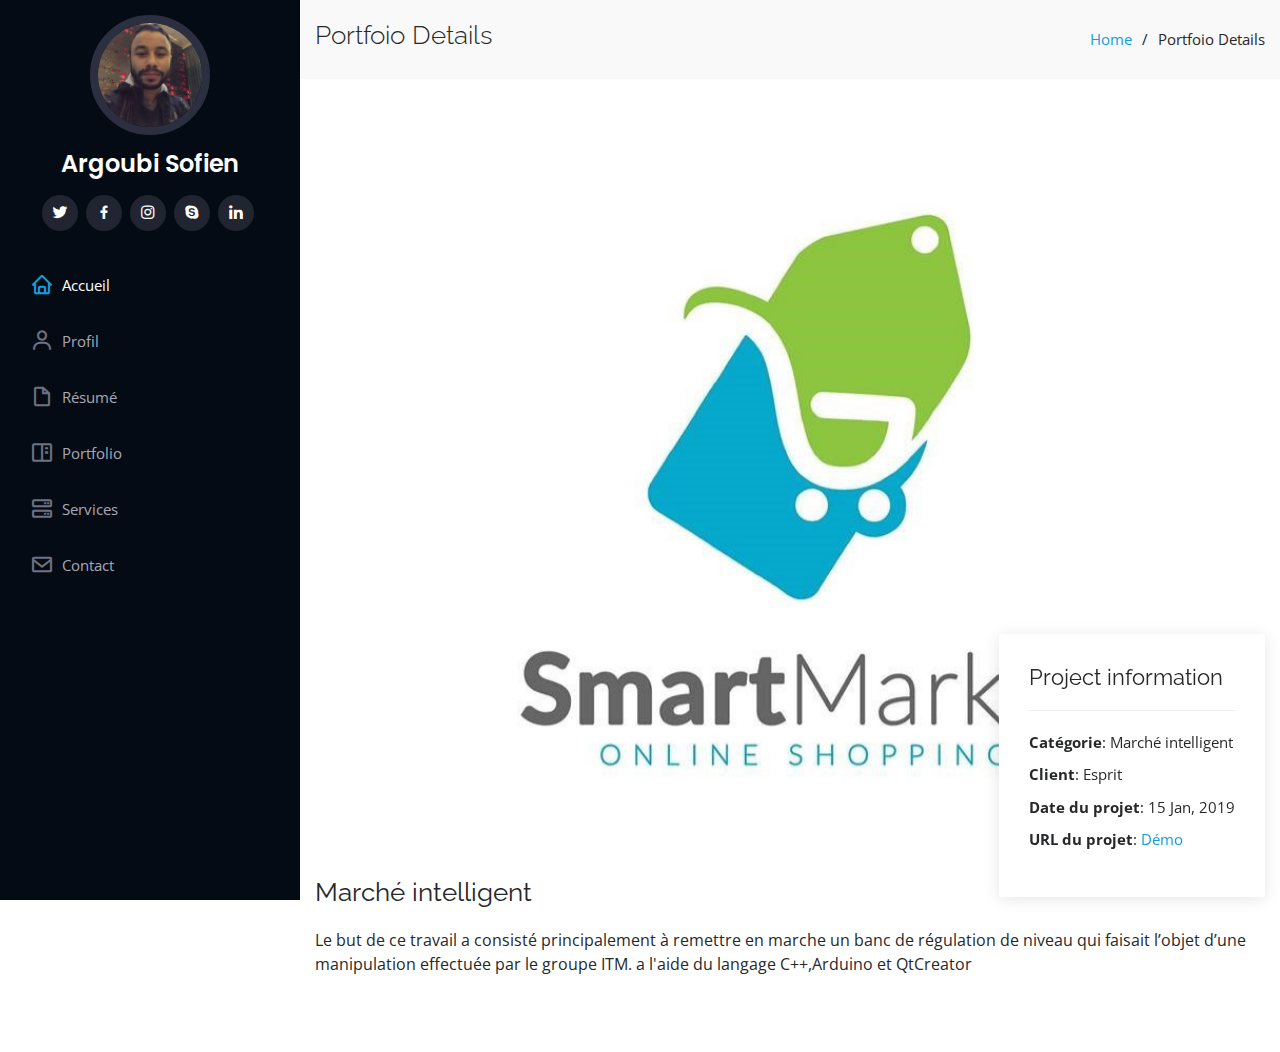
<file: portfolio-details -SmartMarket.html>
<!DOCTYPE html>
<html lang="en">

<head>
  <meta charset="utf-8">
  <meta content="width=device-width, initial-scale=1.0" name="viewport">

  <title>Portfolio Details - iPortfolio Bootstrap Template</title>
  <meta content="" name="description">
  <meta content="" name="keywords">

  <!-- Favicons -->
  <link href="assets/img/favicon.png" rel="icon">
  <link href="assets/img/apple-touch-icon.png" rel="apple-touch-icon">

  <!-- Google Fonts -->
  <link href="https://fonts.googleapis.com/css?family=Open+Sans:300,300i,400,400i,600,600i,700,700i|Raleway:300,300i,400,400i,500,500i,600,600i,700,700i|Poppins:300,300i,400,400i,500,500i,600,600i,700,700i" rel="stylesheet">

  <!-- Vendor CSS Files -->
  <link href="assets/vendor/bootstrap/css/bootstrap.min.css" rel="stylesheet">
  <link href="assets/vendor/icofont/icofont.min.css" rel="stylesheet">
  <link href="assets/vendor/boxicons/css/boxicons.min.css" rel="stylesheet">
  <link href="assets/vendor/venobox/venobox.css" rel="stylesheet">
  <link href="assets/vendor/owl.carousel/assets/owl.carousel.min.css" rel="stylesheet">
  <link href="assets/vendor/aos/aos.css" rel="stylesheet">

  <!-- Template Main CSS File -->
  <link href="assets/css/style.css" rel="stylesheet">

  <!-- =======================================================
  * Template Name: iPortfolio - v1.4.1
  * Template URL: https://bootstrapmade.com/iportfolio-bootstrap-portfolio-websites-template/
  * Author: BootstrapMade.com
  * License: https://bootstrapmade.com/license/
  ======================================================== -->
</head>

<body>

  <!-- ======= Mobile nav toggle button ======= -->
  <button type="button" class="mobile-nav-toggle d-xl-none"><i class="icofont-navigation-menu"></i></button>

  <!-- ======= Header ======= -->
  <header id="header">
    <div class="d-flex flex-column">

      <div class="profile">
        <img src="assets/img/profile-img.jpg" alt="" class="img-fluid rounded-circle">
        <h1 class="text-light"><a href="index.html">Argoubi Sofien</a></h1>
        <div class="social-links mt-3 text-center">
          <a href="#" class="twitter"><i class="bx bxl-twitter"></i></a>
          <a href="#" class="facebook"><i class="bx bxl-facebook"></i></a>
          <a href="#" class="instagram"><i class="bx bxl-instagram"></i></a>
          <a href="#" class="google-plus"><i class="bx bxl-skype"></i></a>
          <a href="#" class="linkedin"><i class="bx bxl-linkedin"></i></a>
        </div>
      </div>

      <nav class="nav-menu">
        <ul>
          <li class="active"><a href="index.html"><i class="bx bx-home"></i> <span>Accueil</span></a></li>
          <li><a href="#about"><i class="bx bx-user"></i> <span>Profil</span></a></li>
          <li><a href="#resume"><i class="bx bx-file-blank"></i> <span>Résumé</span></a></li>
          <li><a href="#portfolio"><i class="bx bx-book-content"></i> Portfolio</a></li>
          <li><a href="#services"><i class="bx bx-server"></i>Services</a></li>
          <li><a href="#contact"><i class="bx bx-envelope"></i> Contact</a></li>

        </ul>
      </nav><!-- .nav-menu -->
      <button type="button" class="mobile-nav-toggle d-xl-none"><i class="icofont-navigation-menu"></i></button>

    </div>
  </header><!-- End Header -->

  <main id="main">

    <!-- ======= Breadcrumbs ======= -->
    <section id="breadcrumbs" class="breadcrumbs">
      <div class="container">

        <div class="d-flex justify-content-between align-items-center">
          <h2>Portfoio Details</h2>
          <ol>
            <li><a href="index.html">Home</a></li>
            <li>Portfoio Details</li>
          </ol>
        </div>

      </div>
    </section><!-- End Breadcrumbs -->

    <!-- ======= Portfolio Details Section ======= -->
    <section id="portfolio-details" class="portfolio-details">
      <div class="container">

        <div class="portfolio-details-container">

          <div class="owl-carousel portfolio-details-carousel">
           <img  src="assets/img/SmartMarket/intro.png" class="img-fluid" alt="">

          </div>

          <div class="portfolio-info">
            <h3>Project information</h3>
            <ul>
              <li><strong>Catégorie</strong>: Marché intelligent </li>
              <li><strong>Client</strong>: Esprit</li>
              <li><strong>Date du projet</strong>: 15 Jan, 2019</li>
              <li><strong>URL du projet</strong>: <a href="#">Démo</a></li>
            </ul>
          </div>

        </div>

        <div class="portfolio-description">
          <h2>Marché intelligent</h2>
          <p>
            Le but de ce travail a consisté principalement à remettre en marche un banc de régulation de niveau qui faisait l’objet d’une manipulation effectuée par le groupe ITM.
            a l'aide du langage C++,Arduino et QtCreator
          </p>
        </div>

      </div>
    </section><!-- End Portfolio Details Section -->

  </main><!-- End #main -->

  <!-- ======= Footer ======= -->


  <a href="#" class="back-to-top"><i class="icofont-simple-up"></i></a>

  <!-- Vendor JS Files -->
  <script src="assets/vendor/jquery/jquery.min.js"></script>
  <script src="assets/vendor/bootstrap/js/bootstrap.bundle.min.js"></script>
  <script src="assets/vendor/jquery.easing/jquery.easing.min.js"></script>
  <script src="assets/vendor/php-email-form/validate.js"></script>
  <script src="assets/vendor/waypoints/jquery.waypoints.min.js"></script>
  <script src="assets/vendor/counterup/counterup.min.js"></script>
  <script src="assets/vendor/isotope-layout/isotope.pkgd.min.js"></script>
  <script src="assets/vendor/venobox/venobox.min.js"></script>
  <script src="assets/vendor/owl.carousel/owl.carousel.min.js"></script>
  <script src="assets/vendor/typed.js/typed.min.js"></script>
  <script src="assets/vendor/aos/aos.js"></script>

  <!-- Template Main JS File -->
  <script src="assets/js/main.js"></script>

</body>

</html>
</file>
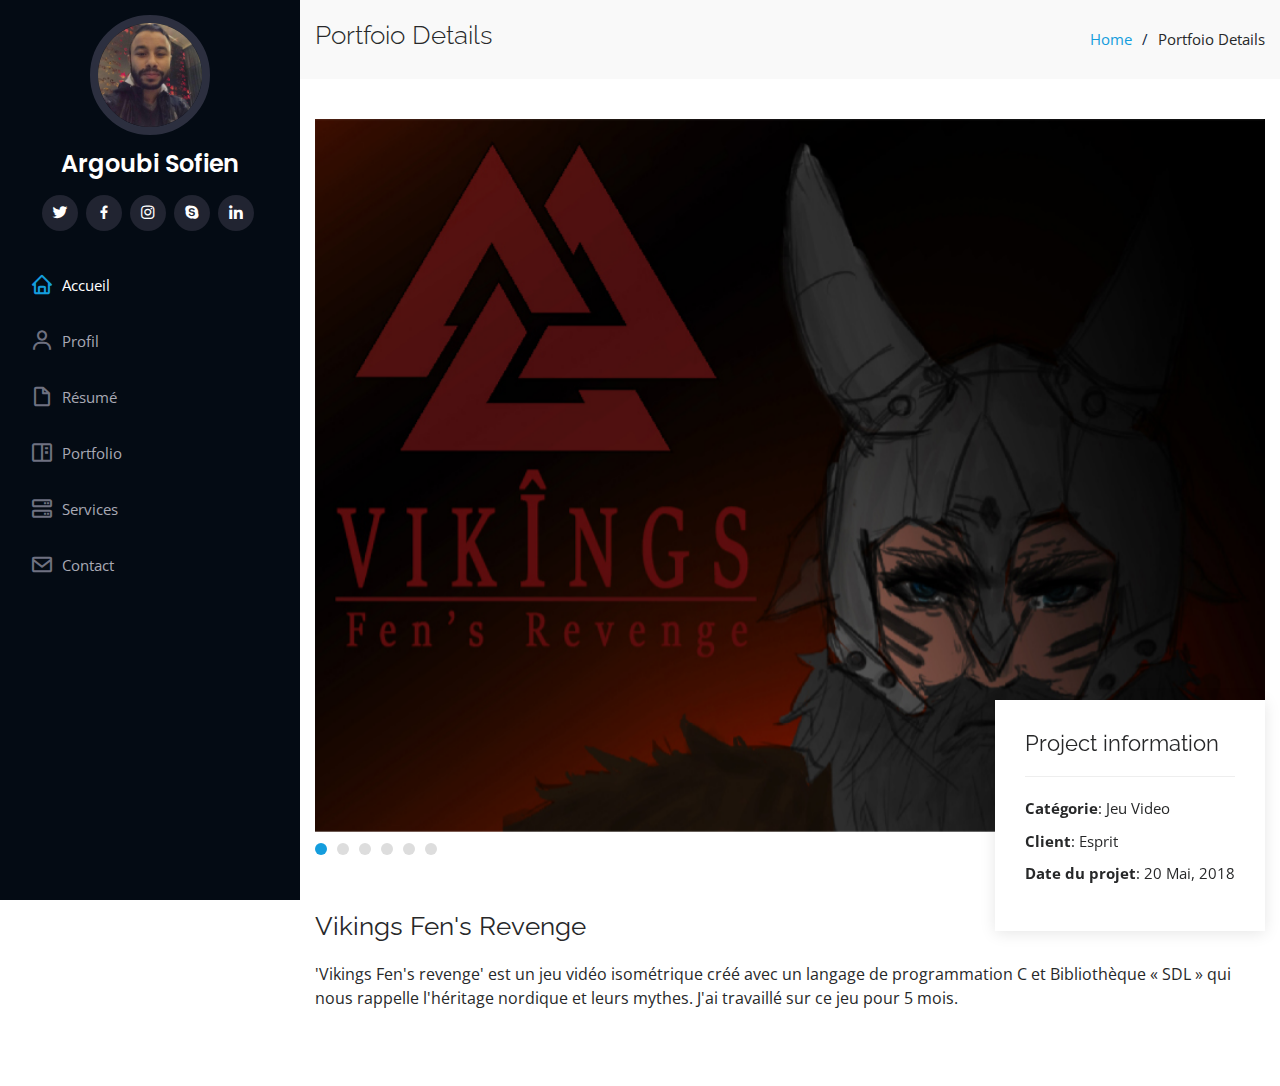
<file: portfolio-details-JeuVideo.html>
<!DOCTYPE html>
<html lang="en">

<head>
  <meta charset="utf-8">
  <meta content="width=device-width, initial-scale=1.0" name="viewport">

  <title>Portfolio Details - iPortfolio Bootstrap Template</title>
  <meta content="" name="description">
  <meta content="" name="keywords">

  <!-- Favicons -->
  <link href="assets/img/favicon.png" rel="icon">
  <link href="assets/img/apple-touch-icon.png" rel="apple-touch-icon">

  <!-- Google Fonts -->
  <link href="https://fonts.googleapis.com/css?family=Open+Sans:300,300i,400,400i,600,600i,700,700i|Raleway:300,300i,400,400i,500,500i,600,600i,700,700i|Poppins:300,300i,400,400i,500,500i,600,600i,700,700i" rel="stylesheet">

  <!-- Vendor CSS Files -->
  <link href="assets/vendor/bootstrap/css/bootstrap.min.css" rel="stylesheet">
  <link href="assets/vendor/icofont/icofont.min.css" rel="stylesheet">
  <link href="assets/vendor/boxicons/css/boxicons.min.css" rel="stylesheet">
  <link href="assets/vendor/venobox/venobox.css" rel="stylesheet">
  <link href="assets/vendor/owl.carousel/assets/owl.carousel.min.css" rel="stylesheet">
  <link href="assets/vendor/aos/aos.css" rel="stylesheet">

  <!-- Template Main CSS File -->
  <link href="assets/css/style.css" rel="stylesheet">

  <!-- =======================================================
  * Template Name: iPortfolio - v1.4.1
  * Template URL: https://bootstrapmade.com/iportfolio-bootstrap-portfolio-websites-template/
  * Author: BootstrapMade.com
  * License: https://bootstrapmade.com/license/
  ======================================================== -->
</head>

<body>

  <!-- ======= Mobile nav toggle button ======= -->
  <button type="button" class="mobile-nav-toggle d-xl-none"><i class="icofont-navigation-menu"></i></button>

  <!-- ======= Header ======= -->
  <header id="header">
    <div class="d-flex flex-column">

      <div class="profile">
        <img src="assets/img/profile-img.jpg" alt="" class="img-fluid rounded-circle">
        <h1 class="text-light"><a href="index.html">Argoubi Sofien</a></h1>
        <div class="social-links mt-3 text-center">
          <a href="#" class="twitter"><i class="bx bxl-twitter"></i></a>
          <a href="https://www.facebook.com/neifos.argoubi/" class="facebook"><i class="bx bxl-facebook"></i></a>
          <a href="#" class="instagram"><i class="bx bxl-instagram"></i></a>
          <a href="#" class="google-plus"><i class="bx bxl-skype"></i></a>
          <a href="https://www.linkedin.com/in/sofien-argoubi-b7154b184/" class="linkedin"><i class="bx bxl-linkedin"></i></a>
        </div>
      </div>
      <nav class="nav-menu">
        <ul>
          <li class="active"><a href="index.html"><i class="bx bx-home"></i> <span>Accueil</span></a></li>
          <li><a href="#about"><i class="bx bx-user"></i> <span>Profil</span></a></li>
          <li><a href="#resume"><i class="bx bx-file-blank"></i> <span>Résumé</span></a></li>
          <li><a href="#portfolio"><i class="bx bx-book-content"></i> Portfolio</a></li>
          <li><a href="#services"><i class="bx bx-server"></i> Services</a></li>
          <li><a href="#contact"><i class="bx bx-envelope"></i> Contact</a></li>

        </ul>
      </nav><!-- .nav-menu -->
      <button type="button" class="mobile-nav-toggle d-xl-none"><i class="icofont-navigation-menu"></i></button>

    </div>
  </header><!-- End Header -->

  <main id="main">

    <!-- ======= Breadcrumbs ======= -->
    <section id="breadcrumbs" class="breadcrumbs">
      <div class="container">

        <div class="d-flex justify-content-between align-items-center">
          <h2>Portfoio Details</h2>
          <ol>
            <li><a href="index.html">Home</a></li>
            <li>Portfoio Details</li>
          </ol>
        </div>

      </div>
    </section><!-- End Breadcrumbs -->

    <!-- ======= Portfolio Details Section ======= -->
    <section id="portfolio-details" class="portfolio-details">
      <div class="container">

        <div class="portfolio-details-container">

          <div class="owl-carousel portfolio-details-carousel">
           <img  src="assets/img/jeu%20video/portfolio-details-1.jpg" class="img-fluid" alt="">
            <img src="assets/img/jeu%20video/help_page.png" class="img-fluid" alt="">
            <img src="assets/img/jeu%20video/g2.png" class="img-fluid" alt="">
            <img src="assets/img/jeu%20video/intro_287.png" class="img-fluid" alt="">
            <img src="assets/img/jeu%20video/map.png" class="img-fluid" alt="">
            <img src="assets/img/jeu%20video/map_3.png" class="img-fluid" alt="">
          </div>

          <div class="portfolio-info">
            <h3>Project information</h3>
            <ul>
              <li><strong>Catégorie</strong>: Jeu Video </li>
              <li><strong>Client</strong>: Esprit</li>
              <li><strong>Date du projet</strong>: 20 Mai, 2018</li>
            </ul>
          </div>

        </div>

        <div class="portfolio-description">
          <h2>Vikings Fen's Revenge</h2>
          <p>
            'Vikings Fen's revenge' est un jeu vidéo isométrique créé avec un langage de programmation C et Bibliothèque « SDL » qui nous rappelle l'héritage nordique et leurs mythes. J'ai travaillé sur ce jeu pour 5 mois.
          </p>
        </div>

      </div>
    </section><!-- End Portfolio Details Section -->

  </main><!-- End #main -->

  <!-- ======= Footer ======= -->
 

  <a href="#" class="back-to-top"><i class="icofont-simple-up"></i></a>

  <!-- Vendor JS Files -->
  <script src="assets/vendor/jquery/jquery.min.js"></script>
  <script src="assets/vendor/bootstrap/js/bootstrap.bundle.min.js"></script>
  <script src="assets/vendor/jquery.easing/jquery.easing.min.js"></script>
  <script src="assets/vendor/php-email-form/validate.js"></script>
  <script src="assets/vendor/waypoints/jquery.waypoints.min.js"></script>
  <script src="assets/vendor/counterup/counterup.min.js"></script>
  <script src="assets/vendor/isotope-layout/isotope.pkgd.min.js"></script>
  <script src="assets/vendor/venobox/venobox.min.js"></script>
  <script src="assets/vendor/owl.carousel/owl.carousel.min.js"></script>
  <script src="assets/vendor/typed.js/typed.min.js"></script>
  <script src="assets/vendor/aos/aos.js"></script>

  <!-- Template Main JS File -->
  <script src="assets/js/main.js"></script>

</body>

</html>
</file>
<file: assets/vendor/venobox/venobox.css>
/* ------ venobox.css --------*/
.vbox-overlay *, .vbox-overlay *:before, .vbox-overlay *:after{
    -webkit-backface-visibility: hidden;
    -webkit-box-sizing:border-box;
    -moz-box-sizing:border-box;
    box-sizing:border-box;
}
.vbox-overlay * { 
    -webkit-backface-visibility: visible;
    backface-visibility: visible;
}
.vbox-overlay{
    display: -webkit-flex;
    display: flex;
    -webkit-flex-direction: column;
    flex-direction: column;
    -webkit-justify-content: center;
    justify-content: center;
    -webkit-align-items: center;
    align-items: center;
    position: fixed;
    left: 0;
    top: 0;
    bottom: 0;
    right: 0;
    z-index: 999999;
}

/* ----- navigation ----- */
.vbox-title{
    width: 100%;
    height: 40px;
    float: left;
    text-align: center;
    line-height: 28px;
    font-size: 12px;
    padding: 6px 50px;
    overflow: hidden;
    position: fixed;
    display: none;
    left: 0;
    z-index: 89;
}
.vbox-close{
    cursor: pointer;
    position: fixed;
    top: -1px;
    right: 0;
    width: 50px;
    height: 40px;
    padding: 6px;
    display: block;
    background-position:10px center;
    overflow: hidden;
    font-size: 24px;
    line-height: 1;
    text-align: center;
    z-index: 99;
}
.vbox-left{
    cursor: pointer;
    position: fixed;
    left: 0;
    height: 40px;
    overflow: hidden;
    line-height: 28px;
    font-size: 12px;
    z-index: 99;
    display: flex;
    align-items:center;
}
.vbox-num{
    display: inline-block;
    margin: 6px 0 6px 15px;
}
/* ----- Social share ----- */
.vbox-share{
    line-height: 28px;
    font-size: 12px;
    overflow: hidden;
    position: fixed;
    left: 0;
    z-index: 98;
    display: flex;
    align-items:center;
    justify-content: center;
    width: 100%;
    text-align: center;
}
.vbox-share svg{
    max-height: 28px;
    width: 28px;
    z-index: 10;
    margin-left: 12px;
    margin-top: 6px;
    margin-bottom: 6px;
    vertical-align: middle;
}


/* ----- navigation ARROWS ----- */
.vbox-next, .vbox-prev{
    position: fixed;
    top: 50%;
    margin-top: -15px;
    overflow: hidden;
    cursor: pointer;
    display: block;
    width: 45px;
    height: 45px;
    z-index: 99;
}
.vbox-next span, .vbox-prev span{
    position: relative;
    width: 20px;
    height: 20px;
    border: 2px solid transparent;
    border-top-color: #B6B6B6;
    border-right-color: #B6B6B6;
    text-indent: -100px;
    position: absolute;
    top: 8px;
    display: block;
}
.vbox-prev{
    left: 15px;
}
.vbox-next{
    right: 15px;
}
.vbox-prev span{
    left: 10px;
    -ms-transform: rotate(-135deg);
    -webkit-transform: rotate(-135deg);
    transform: rotate(-135deg);
}
.vbox-next span{
    -ms-transform: rotate(45deg);
    -webkit-transform: rotate(45deg);
    transform: rotate(45deg);
    right: 10px;
}
/* ------- inline window ------ */
.vbox-inline{
    width: 420px;
    height: 315px;
    height: 70vh;
    padding: 10px;
    background: #fff;
    margin: 0 auto;
    overflow: auto;
    text-align: left;
}
/* ------- Video & iFrames window ------ */
.venoframe{
    max-width: 100%;
    width: 100%;
    border: none;
    width: 100%;
    height: 260px;
    height: 70vh;
}
.venoframe.vbvid{
    height: 260px;
}
@media (min-width: 768px) {
    .venoframe, .vbox-inline{
        width: 90%;
        height: 360px;
        height: 70vh;
    }
    .venoframe.vbvid{
        width: 640px;
        height: 360px;
    }
}
@media (min-width: 992px) {
    .venoframe, .vbox-inline{
        max-width: 1200px;
        width: 80%;
        height: 540px;
        height: 70vh;
    }
    .venoframe.vbvid{
        width: 960px;
        height: 540px;
    }
}
/* 
Please do NOT edit this part! 
or at least read this note: http://i.imgur.com/7C0ws9e.gif
*/
.vbox-open{
    overflow: hidden;
}
.vbox-container{
    position: absolute;
    left: 0;
    right: 0;
    top: 0;
    bottom: 0;
    overflow-x: hidden;
    overflow-y: scroll;
    overflow-scrolling: touch;
    -webkit-overflow-scrolling: touch;
    z-index: 20;
    max-height: 100%;

}

.vbox-content{
    text-align: center;
    float: left;
    width: 100%;
    position: relative;
    overflow: hidden;
    padding: 20px 4%;
}
.vbox-container img{
    max-width: 100%;
    height: auto;
}
.vbox-figlio{
    box-shadow: 0 0 12px rgba(0,0,0,0.19), 0 6px 6px rgba(0,0,0,0.23);
    max-width: 100%;
    text-align: initial;
}
img.vbox-figlio{
    -webkit-user-select: none;
-khtml-user-select: none;
-moz-user-select: none;
-o-user-select: none;
user-select: none;
}
.vbox-content.swipe-left{
    margin-left: -200px !important;
}
.vbox-content.swipe-right{
    margin-left: 200px !important;
}
.vbox-animated{
    webkit-transition: margin 300ms ease-out;
    transition: margin 300ms ease-out;
}

/* ---------- preloader ----------
 * SPINKIT 
 * http://tobiasahlin.com/spinkit/
-------------------------------- */
.sk-double-bounce,.sk-rotating-plane{width:40px;height:40px;margin:40px auto}.sk-rotating-plane{background-color:#333;-webkit-animation:sk-rotatePlane 1.2s infinite ease-in-out;animation:sk-rotatePlane 1.2s infinite ease-in-out}@-webkit-keyframes sk-rotatePlane{0%{-webkit-transform:perspective(120px) rotateX(0) rotateY(0);transform:perspective(120px) rotateX(0) rotateY(0)}50%{-webkit-transform:perspective(120px) rotateX(-180.1deg) rotateY(0);transform:perspective(120px) rotateX(-180.1deg) rotateY(0)}100%{-webkit-transform:perspective(120px) rotateX(-180deg) rotateY(-179.9deg);transform:perspective(120px) rotateX(-180deg) rotateY(-179.9deg)}}@keyframes sk-rotatePlane{0%{-webkit-transform:perspective(120px) rotateX(0) rotateY(0);transform:perspective(120px) rotateX(0) rotateY(0)}50%{-webkit-transform:perspective(120px) rotateX(-180.1deg) rotateY(0);transform:perspective(120px) rotateX(-180.1deg) rotateY(0)}100%{-webkit-transform:perspective(120px) rotateX(-180deg) rotateY(-179.9deg);transform:perspective(120px) rotateX(-180deg) rotateY(-179.9deg)}}.sk-double-bounce{position:relative}.sk-double-bounce .sk-child{width:100%;height:100%;border-radius:50%;background-color:#333;opacity:.6;position:absolute;top:0;left:0;-webkit-animation:sk-doubleBounce 2s infinite ease-in-out;animation:sk-doubleBounce 2s infinite ease-in-out}.sk-chasing-dots .sk-child,.sk-spinner-pulse,.sk-three-bounce .sk-child{background-color:#333;border-radius:100%}.sk-double-bounce .sk-double-bounce2{-webkit-animation-delay:-1s;animation-delay:-1s}@-webkit-keyframes sk-doubleBounce{0%,100%{-webkit-transform:scale(0);transform:scale(0)}50%{-webkit-transform:scale(1);transform:scale(1)}}@keyframes sk-doubleBounce{0%,100%{-webkit-transform:scale(0);transform:scale(0)}50%{-webkit-transform:scale(1);transform:scale(1)}}.sk-wave{margin:40px auto;width:50px;height:40px;text-align:center;font-size:10px}.sk-wave .sk-rect{background-color:#333;height:100%;width:6px;display:inline-block;-webkit-animation:sk-waveStretchDelay 1.2s infinite ease-in-out;animation:sk-waveStretchDelay 1.2s infinite ease-in-out}.sk-wave .sk-rect1{-webkit-animation-delay:-1.2s;animation-delay:-1.2s}.sk-wave .sk-rect2{-webkit-animation-delay:-1.1s;animation-delay:-1.1s}.sk-wave .sk-rect3{-webkit-animation-delay:-1s;animation-delay:-1s}.sk-wave .sk-rect4{-webkit-animation-delay:-.9s;animation-delay:-.9s}.sk-wave .sk-rect5{-webkit-animation-delay:-.8s;animation-delay:-.8s}@-webkit-keyframes sk-waveStretchDelay{0%,100%,40%{-webkit-transform:scaleY(.4);transform:scaleY(.4)}20%{-webkit-transform:scaleY(1);transform:scaleY(1)}}@keyframes sk-waveStretchDelay{0%,100%,40%{-webkit-transform:scaleY(.4);transform:scaleY(.4)}20%{-webkit-transform:scaleY(1);transform:scaleY(1)}}.sk-wandering-cubes{margin:40px auto;width:40px;height:40px;position:relative}.sk-wandering-cubes .sk-cube{background-color:#333;width:10px;height:10px;position:absolute;top:0;left:0;-webkit-animation:sk-wanderingCube 1.8s ease-in-out -1.8s infinite both;animation:sk-wanderingCube 1.8s ease-in-out -1.8s infinite both}.sk-chasing-dots,.sk-spinner-pulse{width:40px;height:40px;margin:40px auto}.sk-wandering-cubes .sk-cube2{-webkit-animation-delay:-.9s;animation-delay:-.9s}@-webkit-keyframes sk-wanderingCube{0%{-webkit-transform:rotate(0);transform:rotate(0)}25%{-webkit-transform:translateX(30px) rotate(-90deg) scale(.5);transform:translateX(30px) rotate(-90deg) scale(.5)}50%{-webkit-transform:translateX(30px) translateY(30px) rotate(-179deg);transform:translateX(30px) translateY(30px) rotate(-179deg)}50.1%{-webkit-transform:translateX(30px) translateY(30px) rotate(-180deg);transform:translateX(30px) translateY(30px) rotate(-180deg)}75%{-webkit-transform:translateX(0) translateY(30px) rotate(-270deg) scale(.5);transform:translateX(0) translateY(30px) rotate(-270deg) scale(.5)}100%{-webkit-transform:rotate(-360deg);transform:rotate(-360deg)}}@keyframes sk-wanderingCube{0%{-webkit-transform:rotate(0);transform:rotate(0)}25%{-webkit-transform:translateX(30px) rotate(-90deg) scale(.5);transform:translateX(30px) rotate(-90deg) scale(.5)}50%{-webkit-transform:translateX(30px) translateY(30px) rotate(-179deg);transform:translateX(30px) translateY(30px) rotate(-179deg)}50.1%{-webkit-transform:translateX(30px) translateY(30px) rotate(-180deg);transform:translateX(30px) translateY(30px) rotate(-180deg)}75%{-webkit-transform:translateX(0) translateY(30px) rotate(-270deg) scale(.5);transform:translateX(0) translateY(30px) rotate(-270deg) scale(.5)}100%{-webkit-transform:rotate(-360deg);transform:rotate(-360deg)}}.sk-spinner-pulse{-webkit-animation:sk-pulseScaleOut 1s infinite ease-in-out;animation:sk-pulseScaleOut 1s infinite ease-in-out}@-webkit-keyframes sk-pulseScaleOut{0%{-webkit-transform:scale(0);transform:scale(0)}100%{-webkit-transform:scale(1);transform:scale(1);opacity:0}}@keyframes sk-pulseScaleOut{0%{-webkit-transform:scale(0);transform:scale(0)}100%{-webkit-transform:scale(1);transform:scale(1);opacity:0}}.sk-chasing-dots{position:relative;text-align:center;-webkit-animation:sk-chasingDotsRotate 2s infinite linear;animation:sk-chasingDotsRotate 2s infinite linear}.sk-chasing-dots .sk-child{width:60%;height:60%;display:inline-block;position:absolute;top:0;-webkit-animation:sk-chasingDotsBounce 2s infinite ease-in-out;animation:sk-chasingDotsBounce 2s infinite ease-in-out}.sk-chasing-dots .sk-dot2{top:auto;bottom:0;-webkit-animation-delay:-1s;animation-delay:-1s}@-webkit-keyframes sk-chasingDotsRotate{100%{-webkit-transform:rotate(360deg);transform:rotate(360deg)}}@keyframes sk-chasingDotsRotate{100%{-webkit-transform:rotate(360deg);transform:rotate(360deg)}}@-webkit-keyframes sk-chasingDotsBounce{0%,100%{-webkit-transform:scale(0);transform:scale(0)}50%{-webkit-transform:scale(1);transform:scale(1)}}@keyframes sk-chasingDotsBounce{0%,100%{-webkit-transform:scale(0);transform:scale(0)}50%{-webkit-transform:scale(1);transform:scale(1)}}.sk-three-bounce{margin:40px auto;width:80px;text-align:center}.sk-three-bounce .sk-child{width:20px;height:20px;display:inline-block;-webkit-animation:sk-three-bounce 1.4s ease-in-out 0s infinite both;animation:sk-three-bounce 1.4s ease-in-out 0s infinite both}.sk-circle .sk-child:before,.sk-fading-circle .sk-circle:before{display:block;border-radius:100%;content:'';background-color:#333}.sk-three-bounce .sk-bounce1{-webkit-animation-delay:-.32s;animation-delay:-.32s}.sk-three-bounce .sk-bounce2{-webkit-animation-delay:-.16s;animation-delay:-.16s}@-webkit-keyframes sk-three-bounce{0%,100%,80%{-webkit-transform:scale(0);transform:scale(0)}40%{-webkit-transform:scale(1);transform:scale(1)}}@keyframes sk-three-bounce{0%,100%,80%{-webkit-transform:scale(0);transform:scale(0)}40%{-webkit-transform:scale(1);transform:scale(1)}}.sk-circle{margin:40px auto;width:40px;height:40px;position:relative}.sk-circle .sk-child{width:100%;height:100%;position:absolute;left:0;top:0}.sk-circle .sk-child:before{margin:0 auto;width:15%;height:15%;-webkit-animation:sk-circleBounceDelay 1.2s infinite ease-in-out both;animation:sk-circleBounceDelay 1.2s infinite ease-in-out both}.sk-circle .sk-circle2{-webkit-transform:rotate(30deg);-ms-transform:rotate(30deg);transform:rotate(30deg)}.sk-circle .sk-circle3{-webkit-transform:rotate(60deg);-ms-transform:rotate(60deg);transform:rotate(60deg)}.sk-circle .sk-circle4{-webkit-transform:rotate(90deg);-ms-transform:rotate(90deg);transform:rotate(90deg)}.sk-circle .sk-circle5{-webkit-transform:rotate(120deg);-ms-transform:rotate(120deg);transform:rotate(120deg)}.sk-circle .sk-circle6{-webkit-transform:rotate(150deg);-ms-transform:rotate(150deg);transform:rotate(150deg)}.sk-circle .sk-circle7{-webkit-transform:rotate(180deg);-ms-transform:rotate(180deg);transform:rotate(180deg)}.sk-circle .sk-circle8{-webkit-transform:rotate(210deg);-ms-transform:rotate(210deg);transform:rotate(210deg)}.sk-circle .sk-circle9{-webkit-transform:rotate(240deg);-ms-transform:rotate(240deg);transform:rotate(240deg)}.sk-circle .sk-circle10{-webkit-transform:rotate(270deg);-ms-transform:rotate(270deg);transform:rotate(270deg)}.sk-circle .sk-circle11{-webkit-transform:rotate(300deg);-ms-transform:rotate(300deg);transform:rotate(300deg)}.sk-circle .sk-circle12{-webkit-transform:rotate(330deg);-ms-transform:rotate(330deg);transform:rotate(330deg)}.sk-circle .sk-circle2:before{-webkit-animation-delay:-1.1s;animation-delay:-1.1s}.sk-circle .sk-circle3:before{-webkit-animation-delay:-1s;animation-delay:-1s}.sk-circle .sk-circle4:before{-webkit-animation-delay:-.9s;animation-delay:-.9s}.sk-circle .sk-circle5:before{-webkit-animation-delay:-.8s;animation-delay:-.8s}.sk-circle .sk-circle6:before{-webkit-animation-delay:-.7s;animation-delay:-.7s}.sk-circle .sk-circle7:before{-webkit-animation-delay:-.6s;animation-delay:-.6s}.sk-circle .sk-circle8:before{-webkit-animation-delay:-.5s;animation-delay:-.5s}.sk-circle .sk-circle9:before{-webkit-animation-delay:-.4s;animation-delay:-.4s}.sk-circle .sk-circle10:before{-webkit-animation-delay:-.3s;animation-delay:-.3s}.sk-circle .sk-circle11:before{-webkit-animation-delay:-.2s;animation-delay:-.2s}.sk-circle .sk-circle12:before{-webkit-animation-delay:-.1s;animation-delay:-.1s}@-webkit-keyframes sk-circleBounceDelay{0%,100%,80%{-webkit-transform:scale(0);transform:scale(0)}40%{-webkit-transform:scale(1);transform:scale(1)}}@keyframes sk-circleBounceDelay{0%,100%,80%{-webkit-transform:scale(0);transform:scale(0)}40%{-webkit-transform:scale(1);transform:scale(1)}}.sk-cube-grid{width:40px;height:40px;margin:40px auto}.sk-cube-grid .sk-cube{width:33.33%;height:33.33%;background-color:#333;float:left;-webkit-animation:sk-cubeGridScaleDelay 1.3s infinite ease-in-out;animation:sk-cubeGridScaleDelay 1.3s infinite ease-in-out}.sk-cube-grid .sk-cube1{-webkit-animation-delay:.2s;animation-delay:.2s}.sk-cube-grid .sk-cube2{-webkit-animation-delay:.3s;animation-delay:.3s}.sk-cube-grid .sk-cube3{-webkit-animation-delay:.4s;animation-delay:.4s}.sk-cube-grid .sk-cube4{-webkit-animation-delay:.1s;animation-delay:.1s}.sk-cube-grid .sk-cube5{-webkit-animation-delay:.2s;animation-delay:.2s}.sk-cube-grid .sk-cube6{-webkit-animation-delay:.3s;animation-delay:.3s}.sk-cube-grid .sk-cube7{-webkit-animation-delay:0ms;animation-delay:0ms}.sk-cube-grid .sk-cube8{-webkit-animation-delay:.1s;animation-delay:.1s}.sk-cube-grid .sk-cube9{-webkit-animation-delay:.2s;animation-delay:.2s}@-webkit-keyframes sk-cubeGridScaleDelay{0%,100%,70%{-webkit-transform:scale3D(1,1,1);transform:scale3D(1,1,1)}35%{-webkit-transform:scale3D(0,0,1);transform:scale3D(0,0,1)}}@keyframes sk-cubeGridScaleDelay{0%,100%,70%{-webkit-transform:scale3D(1,1,1);transform:scale3D(1,1,1)}35%{-webkit-transform:scale3D(0,0,1);transform:scale3D(0,0,1)}}.sk-fading-circle{margin:40px auto;width:40px;height:40px;position:relative}.sk-fading-circle .sk-circle{width:100%;height:100%;position:absolute;left:0;top:0}.sk-fading-circle .sk-circle:before{margin:0 auto;width:15%;height:15%;-webkit-animation:sk-circleFadeDelay 1.2s infinite ease-in-out both;animation:sk-circleFadeDelay 1.2s infinite ease-in-out both}.sk-fading-circle .sk-circle2{-webkit-transform:rotate(30deg);-ms-transform:rotate(30deg);transform:rotate(30deg)}.sk-fading-circle .sk-circle3{-webkit-transform:rotate(60deg);-ms-transform:rotate(60deg);transform:rotate(60deg)}.sk-fading-circle .sk-circle4{-webkit-transform:rotate(90deg);-ms-transform:rotate(90deg);transform:rotate(90deg)}.sk-fading-circle .sk-circle5{-webkit-transform:rotate(120deg);-ms-transform:rotate(120deg);transform:rotate(120deg)}.sk-fading-circle .sk-circle6{-webkit-transform:rotate(150deg);-ms-transform:rotate(150deg);transform:rotate(150deg)}.sk-fading-circle .sk-circle7{-webkit-transform:rotate(180deg);-ms-transform:rotate(180deg);transform:rotate(180deg)}.sk-fading-circle .sk-circle8{-webkit-transform:rotate(210deg);-ms-transform:rotate(210deg);transform:rotate(210deg)}.sk-fading-circle .sk-circle9{-webkit-transform:rotate(240deg);-ms-transform:rotate(240deg);transform:rotate(240deg)}.sk-fading-circle .sk-circle10{-webkit-transform:rotate(270deg);-ms-transform:rotate(270deg);transform:rotate(270deg)}.sk-fading-circle .sk-circle11{-webkit-transform:rotate(300deg);-ms-transform:rotate(300deg);transform:rotate(300deg)}.sk-fading-circle .sk-circle12{-webkit-transform:rotate(330deg);-ms-transform:rotate(330deg);transform:rotate(330deg)}.sk-fading-circle .sk-circle2:before{-webkit-animation-delay:-1.1s;animation-delay:-1.1s}.sk-fading-circle .sk-circle3:before{-webkit-animation-delay:-1s;animation-delay:-1s}.sk-fading-circle .sk-circle4:before{-webkit-animation-delay:-.9s;animation-delay:-.9s}.sk-fading-circle .sk-circle5:before{-webkit-animation-delay:-.8s;animation-delay:-.8s}.sk-fading-circle .sk-circle6:before{-webkit-animation-delay:-.7s;animation-delay:-.7s}.sk-fading-circle .sk-circle7:before{-webkit-animation-delay:-.6s;animation-delay:-.6s}.sk-fading-circle .sk-circle8:before{-webkit-animation-delay:-.5s;animation-delay:-.5s}.sk-fading-circle .sk-circle9:before{-webkit-animation-delay:-.4s;animation-delay:-.4s}.sk-fading-circle .sk-circle10:before{-webkit-animation-delay:-.3s;animation-delay:-.3s}.sk-fading-circle .sk-circle11:before{-webkit-animation-delay:-.2s;animation-delay:-.2s}.sk-fading-circle .sk-circle12:before{-webkit-animation-delay:-.1s;animation-delay:-.1s}@-webkit-keyframes sk-circleFadeDelay{0%,100%,39%{opacity:0}40%{opacity:1}}@keyframes sk-circleFadeDelay{0%,100%,39%{opacity:0}40%{opacity:1}}.sk-folding-cube{margin:40px auto;width:40px;height:40px;position:relative;-webkit-transform:rotateZ(45deg);transform:rotateZ(45deg)}.sk-folding-cube .sk-cube{float:left;width:50%;height:50%;position:relative;-webkit-transform:scale(1.1);-ms-transform:scale(1.1);transform:scale(1.1)}.sk-folding-cube .sk-cube:before{content:'';position:absolute;top:0;left:0;width:100%;height:100%;background-color:#333;-webkit-animation:sk-foldCubeAngle 2.4s infinite linear both;animation:sk-foldCubeAngle 2.4s infinite linear both;-webkit-transform-origin:100% 100%;-ms-transform-origin:100% 100%;transform-origin:100% 100%}.sk-folding-cube .sk-cube2{-webkit-transform:scale(1.1) rotateZ(90deg);transform:scale(1.1) rotateZ(90deg)}.sk-folding-cube .sk-cube3{-webkit-transform:scale(1.1) rotateZ(180deg);transform:scale(1.1) rotateZ(180deg)}.sk-folding-cube .sk-cube4{-webkit-transform:scale(1.1) rotateZ(270deg);transform:scale(1.1) rotateZ(270deg)}.sk-folding-cube .sk-cube2:before{-webkit-animation-delay:.3s;animation-delay:.3s}.sk-folding-cube .sk-cube3:before{-webkit-animation-delay:.6s;animation-delay:.6s}.sk-folding-cube .sk-cube4:before{-webkit-animation-delay:.9s;animation-delay:.9s}@-webkit-keyframes sk-foldCubeAngle{0%,10%{-webkit-transform:perspective(140px) rotateX(-180deg);transform:perspective(140px) rotateX(-180deg);opacity:0}25%,75%{-webkit-transform:perspective(140px) rotateX(0);transform:perspective(140px) rotateX(0);opacity:1}100%,90%{-webkit-transform:perspective(140px) rotateY(180deg);transform:perspective(140px) rotateY(180deg);opacity:0}}@keyframes sk-foldCubeAngle{0%,10%{-webkit-transform:perspective(140px) rotateX(-180deg);transform:perspective(140px) rotateX(-180deg);opacity:0}25%,75%{-webkit-transform:perspective(140px) rotateX(0);transform:perspective(140px) rotateX(0);opacity:1}100%,90%{-webkit-transform:perspective(140px) rotateY(180deg);transform:perspective(140px) rotateY(180deg);opacity:0}}
</file>
<file: assets/css/style.css>
/**
* Template Name: iPortfolio - v1.4.1
* Template URL: https://bootstrapmade.com/iportfolio-bootstrap-portfolio-websites-template/
* Author: BootstrapMade.com
* License: https://bootstrapmade.com/license/
*/

/*--------------------------------------------------------------
# General
--------------------------------------------------------------*/
body {
  font-family: "Open Sans", sans-serif;
  color: #272829;
}

a {
  color: #149ddd;
}

a:hover {
  color: #37b3ed;
  text-decoration: none;
}

h1, h2, h3, h4, h5, h6 {
  font-family: "Raleway", sans-serif;
}

/*--------------------------------------------------------------
# Back to top button
--------------------------------------------------------------*/
.back-to-top {
  position: fixed;
  display: none;
  width: 40px;
  height: 40px;
  border-radius: 50px;
  right: 15px;
  bottom: 15px;
  background: #149ddd;
  color: #fff;
  transition: display 0.5s ease-in-out;
  z-index: 99999;
}

.back-to-top i {
  font-size: 24px;
  position: absolute;
  top: 7px;
  left: 8px;
}

.back-to-top:hover {
  color: #fff;
  background: #2eafec;
  transition: background 0.2s ease-in-out;
}

/*--------------------------------------------------------------
# Header
--------------------------------------------------------------*/
#header {
  position: fixed;
  top: 0;
  left: 0;
  bottom: 0;
  width: 300px;
  transition: all ease-in-out 0.5s;
  z-index: 9997;
  transition: all 0.5s;
  padding: 0 15px;
  background: #040b14;
  overflow-y: auto;
}

#header .profile img {
  margin: 15px auto;
  display: block;
  width: 120px;
  border: 8px solid #2c2f3f;
}

#header .profile h1 {
  font-size: 24px;
  margin: 0;
  padding: 0;
  font-weight: 600;
  -moz-text-align-last: center;
  text-align-last: center;
  font-family: "Poppins", sans-serif;
}

#header .profile h1 a, #header .profile h1 a:hover {
  color: #fff;
  text-decoration: none;
}

#header .profile .social-links a {
  font-size: 18px;
  display: inline-block;
  background: #212431;
  color: #fff;
  line-height: 1;
  padding: 8px 0;
  margin-right: 4px;
  border-radius: 50%;
  text-align: center;
  width: 36px;
  height: 36px;
  transition: 0.3s;
}

#header .profile .social-links a:hover {
  background: #149ddd;
  color: #fff;
  text-decoration: none;
}

#main {
  margin-left: 300px;
}

@media (max-width: 1199px) {
  #header {
    left: -300px;
  }
  #main {
    margin-left: 0;
  }
}

/*--------------------------------------------------------------
# Navigation Menu
--------------------------------------------------------------*/
/* Desktop Navigation */
.nav-menu {
  padding-top: 30px;
}

.nav-menu * {
  margin: 0;
  padding: 0;
  list-style: none;
}

.nav-menu > ul > li {
  position: relative;
  white-space: nowrap;
}

.nav-menu a {
  display: flex;
  align-items: center;
  color: #a8a9b4;
  padding: 12px 15px;
  margin-bottom: 8px;
  transition: 0.3s;
  font-size: 15px;
}

.nav-menu a i {
  font-size: 24px;
  padding-right: 8px;
  color: #6f7180;
}

.nav-menu a:hover, .nav-menu .active > a, .nav-menu li:hover > a {
  text-decoration: none;
  color: #fff;
}

.nav-menu a:hover i, .nav-menu .active > a i, .nav-menu li:hover > a i {
  color: #149ddd;
}

/* Mobile Navigation */
.mobile-nav-toggle {
  position: fixed;
  right: 15px;
  top: 15px;
  z-index: 9998;
  border: 0;
  background: none;
  font-size: 24px;
  transition: all 0.4s;
  outline: none !important;
  line-height: 1;
  cursor: pointer;
  text-align: right;
}

.mobile-nav-toggle i {
  color: #149ddd;
}

.mobile-nav-active {
  overflow: hidden;
}

.mobile-nav-active #header {
  left: 0;
}

.mobile-nav-active .mobile-nav-toggle i {
  color: #fff;
}

/*--------------------------------------------------------------
# Hero Section
--------------------------------------------------------------*/
#hero {
  width: 100%;
  height: 100vh;
  background: url("../img/sofien.jpg") top center;
  background-size: cover;
}

#hero:before {
  content: "";
  background: rgba(5, 13, 24, 0.3);
  position: absolute;
  bottom: 0;
  top: 0;
  left: 0;
  right: 0;
  z-index: 1;
}

#hero .hero-container {
  position: relative;
  z-index: 2;
  min-width: 300px;
}

#hero h1 {
  margin: 0 0 10px 0;
  font-size: 64px;
  font-weight: 700;
  line-height: 56px;
  color: #fff;
}

#hero p {
  color: #fff;
  margin-bottom: 50px;
  font-size: 26px;
  font-family: "Poppins", sans-serif;
}

#hero p span {
  color: #fff;
  padding-bottom: 4px;
  letter-spacing: 1px;
  border-bottom: 3px solid #149ddd;
}

@media (min-width: 1024px) {
  #hero {
    background-attachment: fixed;
  }
}

@media (max-width: 768px) {
  #hero h1 {
    font-size: 28px;
    line-height: 36px;
  }
  #hero h2 {
    font-size: 18px;
    line-height: 24px;
    margin-bottom: 30px;
  }
}

/*--------------------------------------------------------------
# Sections General
--------------------------------------------------------------*/
section {
  padding: 60px 0;
  overflow: hidden;
}

.section-bg {
  background: #f5f8fd;
}

.section-title {
  padding-bottom: 30px;
}

.section-title h2 {
  font-size: 32px;
  font-weight: bold;
  margin-bottom: 20px;
  padding-bottom: 20px;
  position: relative;
  color: #173b6c;
}

.section-title h2::after {
  content: '';
  position: absolute;
  display: block;
  width: 50px;
  height: 3px;
  background: #149ddd;
  bottom: 0;
  left: 0;
}

.section-title p {
  margin-bottom: 0;
}

/*--------------------------------------------------------------
# About
--------------------------------------------------------------*/
.about .content h3 {
  font-weight: 700;
  font-size: 26px;
  color: #173b6c;
}

.about .content ul {
  list-style: none;
  padding: 0;
}

.about .content ul li {
  padding-bottom: 10px;
}

.about .content ul i {
  font-size: 20px;
  padding-right: 2px;
  color: #149ddd;
}

.about .content p:last-child {
  margin-bottom: 0;
}

/*--------------------------------------------------------------
# Facts
--------------------------------------------------------------*/
.facts {
  padding-bottom: 30px;
}

.facts .count-box {
  padding: 30px;
  width: 100%;
}

.facts .count-box i {
  display: block;
  font-size: 44px;
  color: #149ddd;
  float: left;
}

.facts .count-box span {
  font-size: 48px;
  line-height: 40px;
  display: block;
  font-weight: 700;
  color: #050d18;
  margin-left: 60px;
}

.facts .count-box p {
  padding: 15px 0 0 0;
  margin: 0 0 0 60px;
  font-family: "Raleway", sans-serif;
  font-size: 14px;
  color: #122f57;
}

.facts .count-box a {
  font-weight: 600;
  display: block;
  margin-top: 20px;
  color: #122f57;
  font-size: 15px;
  font-family: "Poppins", sans-serif;
  transition: ease-in-out 0.3s;
}

.facts .count-box a:hover {
  color: #1f5297;
}

/*--------------------------------------------------------------
# Akills
--------------------------------------------------------------*/
.skills .progress {
  height: 50px;
  display: block;
  background: none;
}

.skills .progress .skill {
  padding: 10px 0;
  margin: 0 0 6px 0;
  text-transform: uppercase;
  display: block;
  font-weight: 600;
  font-family: "Poppins", sans-serif;
  color: #050d18;
}

.skills .progress .skill .val {
  float: right;
  font-style: normal;
}

.skills .progress-bar-wrap {
  background: #dce8f8;
}

.skills .progress-bar {
  width: 1px;
  height: 10px;
  transition: .9s;
  background-color: #149ddd;
}

/*--------------------------------------------------------------
# Resume
--------------------------------------------------------------*/
.resume .resume-title {
  font-size: 26px;
  font-weight: 700;
  margin-top: 20px;
  margin-bottom: 20px;
  color: #050d18;
}

.resume .resume-item {
  padding: 0 0 20px 20px;
  margin-top: -2px;
  border-left: 2px solid #1f5297;
  position: relative;
}

.resume .resume-item h4 {
  line-height: 18px;
  font-size: 18px;
  font-weight: 600;
  text-transform: uppercase;
  font-family: "Poppins", sans-serif;
  color: #050d18;
  margin-bottom: 10px;
}

.resume .resume-item h5 {
  font-size: 16px;
  background: #e4edf9;
  padding: 5px 15px;
  display: inline-block;
  font-weight: 600;
  margin-bottom: 10px;
}

.resume .resume-item ul {
  padding-left: 20px;
}

.resume .resume-item ul li {
  padding-bottom: 10px;
}

.resume .resume-item:last-child {
  padding-bottom: 0;
}

.resume .resume-item::before {
  content: "";
  position: absolute;
  width: 16px;
  height: 16px;
  border-radius: 50px;
  left: -9px;
  top: 0;
  background: #fff;
  border: 2px solid #1f5297;
}

/*--------------------------------------------------------------
# Portfolio
--------------------------------------------------------------*/
.portfolio .portfolio-item {
  margin-bottom: 30px;
}

.portfolio #portfolio-flters {
  padding: 0;
  margin: 0 auto 35px auto;
  list-style: none;
  text-align: center;
  background: #fff;
  border-radius: 50px;
  padding: 2px 15px;
}

.portfolio #portfolio-flters li {
  cursor: pointer;
  display: inline-block;
  padding: 10px 15px 8px 15px;
  font-size: 14px;
  font-weight: 600;
  line-height: 1;
  text-transform: uppercase;
  color: #272829;
  margin-bottom: 5px;
  transition: all 0.3s ease-in-out;
}

.portfolio #portfolio-flters li:hover, .portfolio #portfolio-flters li.filter-active {
  color: #149ddd;
}

.portfolio #portfolio-flters li:last-child {
  margin-right: 0;
}

.portfolio .portfolio-wrap {
  transition: 0.3s;
  position: relative;
  overflow: hidden;
  z-index: 1;
}

.portfolio .portfolio-wrap::before {
  content: "";
  background: rgba(255, 255, 255, 0.5);
  position: absolute;
  left: 0;
  right: 0;
  top: 0;
  bottom: 0;
  transition: all ease-in-out 0.3s;
  z-index: 2;
  opacity: 0;
}

.portfolio .portfolio-wrap .portfolio-links {
  opacity: 1;
  left: 0;
  right: 0;
  bottom: -60px;
  z-index: 3;
  position: absolute;
  transition: all ease-in-out 0.3s;
  display: flex;
  justify-content: center;
}

.portfolio .portfolio-wrap .portfolio-links a {
  color: #fff;
  font-size: 28px;
  text-align: center;
  background: rgba(20, 157, 221, 0.75);
  transition: 0.3s;
  width: 50%;
}

.portfolio .portfolio-wrap .portfolio-links a:hover {
  background: rgba(20, 157, 221, 0.95);
}

.portfolio .portfolio-wrap .portfolio-links a + a {
  border-left: 1px solid #37b3ed;
}

.portfolio .portfolio-wrap:hover::before {
  top: 0;
  left: 0;
  right: 0;
  bottom: 0;
  opacity: 1;
}

.portfolio .portfolio-wrap:hover .portfolio-links {
  opacity: 1;
  bottom: 0;
}

/*--------------------------------------------------------------
# Services
--------------------------------------------------------------*/
.services .icon-box {
  margin-bottom: 20px;
}

.services .icon {
  float: left;
  display: flex;
  align-items: center;
  justify-content: center;
  width: 54px;
  height: 54px;
  background: #149ddd;
  border-radius: 50%;
  transition: 0.5s;
  border: 1px solid #149ddd;
}

.services .icon i {
  color: #fff;
  font-size: 24px;
}

.services .icon-box:hover .icon {
  background: #fff;
}

.services .icon-box:hover .icon i {
  color: #149ddd;
}

.services .title {
  margin-left: 80px;
  font-weight: 700;
  margin-bottom: 15px;
  font-size: 18px;
}

.services .title a {
  color: #343a40;
}

.services .title a:hover {
  color: #149ddd;
}

.services .description {
  margin-left: 80px;
  line-height: 24px;
  font-size: 14px;
}

/*--------------------------------------------------------------
# Testimonials
--------------------------------------------------------------*/
.testimonials .testimonial-item {
  box-sizing: content-box;
  text-align: center;
  min-height: 320px;
}

.testimonials .testimonial-item .testimonial-img {
  width: 90px;
  border-radius: 50%;
  margin: 0 auto;
}

.testimonials .testimonial-item h3 {
  font-size: 18px;
  font-weight: bold;
  margin: 10px 0 5px 0;
  color: #111;
}

.testimonials .testimonial-item h4 {
  font-size: 14px;
  color: #999;
  margin: 0;
}

.testimonials .testimonial-item .quote-icon-left, .testimonials .testimonial-item .quote-icon-right {
  color: #c3e8fa;
  font-size: 26px;
}

.testimonials .testimonial-item .quote-icon-left {
  display: inline-block;
  left: -5px;
  position: relative;
}

.testimonials .testimonial-item .quote-icon-right {
  display: inline-block;
  right: -5px;
  position: relative;
  top: 10px;
}

.testimonials .testimonial-item p {
  font-style: italic;
  margin: 0 15px 15px 15px;
  padding: 20px;
  background: #fff;
  position: relative;
  margin-bottom: 35px;
  border-radius: 6px;
  box-shadow: 0px 2px 15px rgba(0, 0, 0, 0.1);
}

.testimonials .testimonial-item p::after {
  content: "";
  width: 0;
  height: 0;
  border-top: 20px solid #fff;
  border-right: 20px solid transparent;
  border-left: 20px solid transparent;
  position: absolute;
  bottom: -20px;
  left: calc(50% - 20px);
}

.testimonials .owl-nav, .testimonials .owl-dots {
  margin-top: 5px;
  text-align: center;
}

.testimonials .owl-dot {
  display: inline-block;
  margin: 0 5px;
  width: 12px;
  height: 12px;
  border-radius: 50%;
  background-color: #ddd !important;
}

.testimonials .owl-dot.active {
  background-color: #149ddd !important;
}

@media (max-width: 767px) {
  .testimonials {
    margin: 30px 10px;
  }
}

/*--------------------------------------------------------------
# Contact
--------------------------------------------------------------*/
.contact {
  padding-bottom: 130px;
}

.contact .info {
  padding: 30px;
  background: #fff;
  width: 100%;
  box-shadow: 0 0 24px 0 rgba(0, 0, 0, 0.12);
}

.contact .info i {
  font-size: 20px;
  color: #149ddd;
  float: left;
  width: 44px;
  height: 44px;
  background: #dff3fc;
  display: flex;
  justify-content: center;
  align-items: center;
  border-radius: 50px;
  transition: all 0.3s ease-in-out;
}

.contact .info h4 {
  padding: 0 0 0 60px;
  font-size: 22px;
  font-weight: 600;
  margin-bottom: 5px;
  color: #050d18;
}

.contact .info p {
  padding: 0 0 10px 60px;
  margin-bottom: 20px;
  font-size: 14px;
  color: #173b6c;
}

.contact .info .email p {
  padding-top: 5px;
}

.contact .info .social-links {
  padding-left: 60px;
}

.contact .info .social-links a {
  font-size: 18px;
  display: inline-block;
  background: #333;
  color: #fff;
  line-height: 1;
  padding: 8px 0;
  border-radius: 50%;
  text-align: center;
  width: 36px;
  height: 36px;
  transition: 0.3s;
  margin-right: 10px;
}

.contact .info .social-links a:hover {
  background: #149ddd;
  color: #fff;
}

.contact .info .email:hover i, .contact .info .address:hover i, .contact .info .phone:hover i {
  background: #149ddd;
  color: #fff;
}

.contact .php-email-form {
  width: 100%;
  padding: 30px;
  background: #fff;
  box-shadow: 0 0 24px 0 rgba(0, 0, 0, 0.12);
}

.contact .php-email-form .form-group {
  padding-bottom: 8px;
}

.contact .php-email-form .validate {
  display: none;
  color: red;
  margin: 0 0 15px 0;
  font-weight: 400;
  font-size: 13px;
}

.contact .php-email-form .error-message {
  display: none;
  color: #fff;
  background: #ed3c0d;
  text-align: left;
  padding: 15px;
  font-weight: 600;
}

.contact .php-email-form .error-message br + br {
  margin-top: 25px;
}

.contact .php-email-form .sent-message {
  display: none;
  color: #fff;
  background: #18d26e;
  text-align: center;
  padding: 15px;
  font-weight: 600;
}

.contact .php-email-form .loading {
  display: none;
  background: #fff;
  text-align: center;
  padding: 15px;
}

.contact .php-email-form .loading:before {
  content: "";
  display: inline-block;
  border-radius: 50%;
  width: 24px;
  height: 24px;
  margin: 0 10px -6px 0;
  border: 3px solid #18d26e;
  border-top-color: #eee;
  -webkit-animation: animate-loading 1s linear infinite;
  animation: animate-loading 1s linear infinite;
}

.contact .php-email-form input, .contact .php-email-form textarea {
  border-radius: 0;
  box-shadow: none;
  font-size: 14px;
}

.contact .php-email-form input {
  height: 44px;
}

.contact .php-email-form textarea {
  padding: 10px 12px;
}

.contact .php-email-form button[type="submit"] {
  background: #149ddd;
  border: 0;
  padding: 10px 24px;
  color: #fff;
  transition: 0.4s;
  border-radius: 4px;
}

.contact .php-email-form button[type="submit"]:hover {
  background: #37b3ed;
}

@-webkit-keyframes animate-loading {
  0% {
    transform: rotate(0deg);
  }
  100% {
    transform: rotate(360deg);
  }
}

@keyframes animate-loading {
  0% {
    transform: rotate(0deg);
  }
  100% {
    transform: rotate(360deg);
  }
}

/*--------------------------------------------------------------
# Breadcrumbs
--------------------------------------------------------------*/
.breadcrumbs {
  padding: 20px 0;
  background: #f9f9f9;
}

.breadcrumbs h2 {
  font-size: 26px;
  font-weight: 300;
}

.breadcrumbs ol {
  display: flex;
  flex-wrap: wrap;
  list-style: none;
  padding: 0;
  margin: 0;
  font-size: 15px;
}

.breadcrumbs ol li + li {
  padding-left: 10px;
}

.breadcrumbs ol li + li::before {
  display: inline-block;
  padding-right: 10px;
  color: #0e2442;
  content: "/";
}

@media (max-width: 768px) {
  .breadcrumbs .d-flex {
    display: block !important;
  }
  .breadcrumbs ol {
    display: block;
  }
  .breadcrumbs ol li {
    display: inline-block;
  }
}

/*--------------------------------------------------------------
# Portfolio Details
--------------------------------------------------------------*/
.portfolio-details {
  padding-top: 40px;
}

.portfolio-details .portfolio-details-container {
  position: relative;
}

.portfolio-details .portfolio-details-carousel {
  position: relative;
  z-index: 1;
}

.portfolio-details .portfolio-details-carousel .owl-nav, .portfolio-details .portfolio-details-carousel .owl-dots {
  margin-top: 5px;
  text-align: left;
}

.portfolio-details .portfolio-details-carousel .owl-dot {
  display: inline-block;
  margin: 0 10px 0 0;
  width: 12px;
  height: 12px;
  border-radius: 50%;
  background-color: #ddd !important;
}

.portfolio-details .portfolio-details-carousel .owl-dot.active {
  background-color: #149ddd !important;
}

.portfolio-details .portfolio-info {
  padding: 30px;
  position: absolute;
  right: 0;
  bottom: -70px;
  background: #fff;
  box-shadow: 0px 2px 15px rgba(0, 0, 0, 0.1);
  z-index: 2;
}

.portfolio-details .portfolio-info h3 {
  font-size: 22px;
  font-weight: 400;
  margin-bottom: 20px;
  padding-bottom: 20px;
  border-bottom: 1px solid #eee;
}

.portfolio-details .portfolio-info ul {
  list-style: none;
  padding: 0;
  font-size: 15px;
}

.portfolio-details .portfolio-info ul li + li {
  margin-top: 10px;
}

.portfolio-details .portfolio-description {
  padding-top: 50px;
}

.portfolio-details .portfolio-description h2 {
  width: 50%;
  font-size: 26px;
  font-weight: 400;
  margin-bottom: 20px;
}

.portfolio-details .portfolio-description p {
  padding: 0;
}

@media (max-width: 768px) {
  .portfolio-details .portfolio-description h2 {
    width: 100%;
  }
  .portfolio-details .portfolio-info {
    position: static;
    margin-top: 30px;
  }
}

/*--------------------------------------------------------------
# Footer
--------------------------------------------------------------*/
#footer {
  padding: 15px;
  color: #f4f6fd;
  font-size: 14px;
  position: fixed;
  left: 0;
  bottom: 0;
  width: 300px;
  z-index: 9999;
  background: #040b14;
}

#footer .copyright {
  text-align: center;
}

#footer .credits {
  padding-top: 5px;
  text-align: center;
  font-size: 13px;
  color: #eaebf0;
}

@media (max-width: 1199px) {
  #footer {
    position: static;
    width: auto;
    padding-right: 20px 15px;
  }
}
</file>
